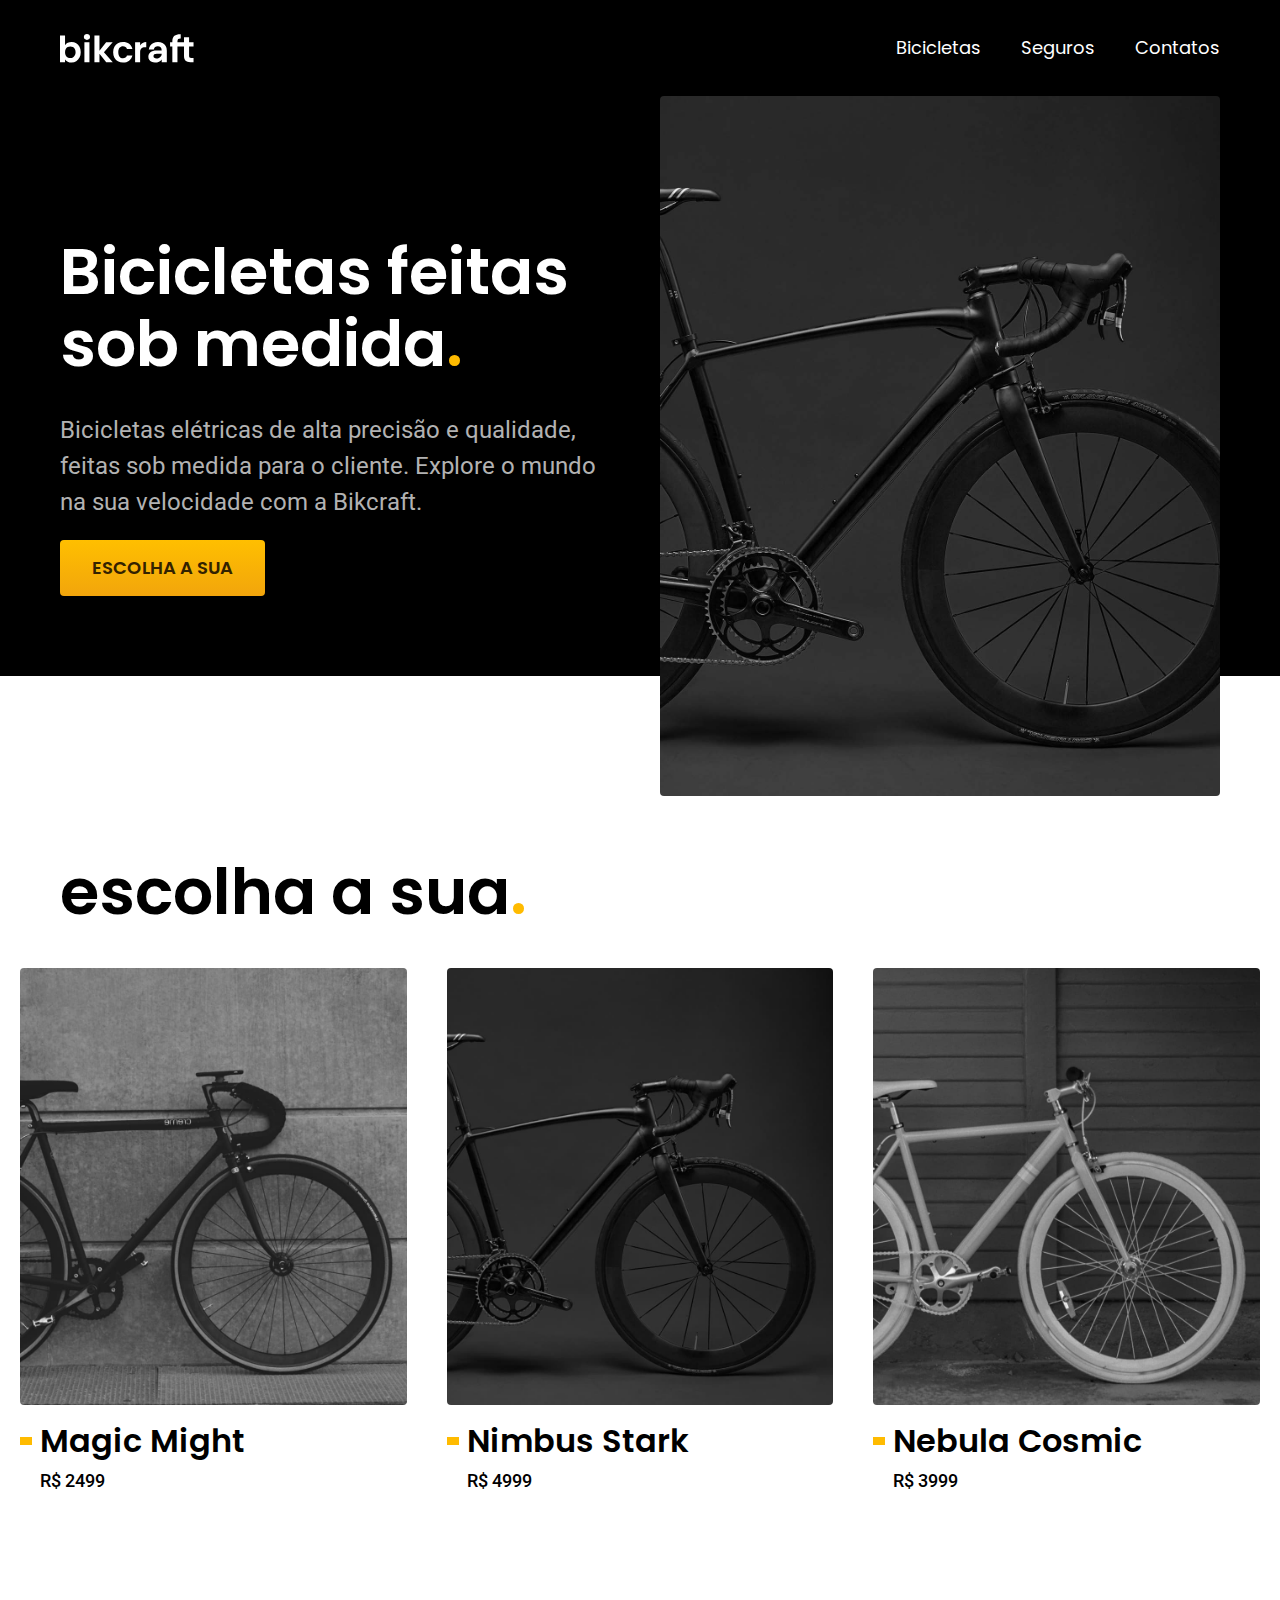
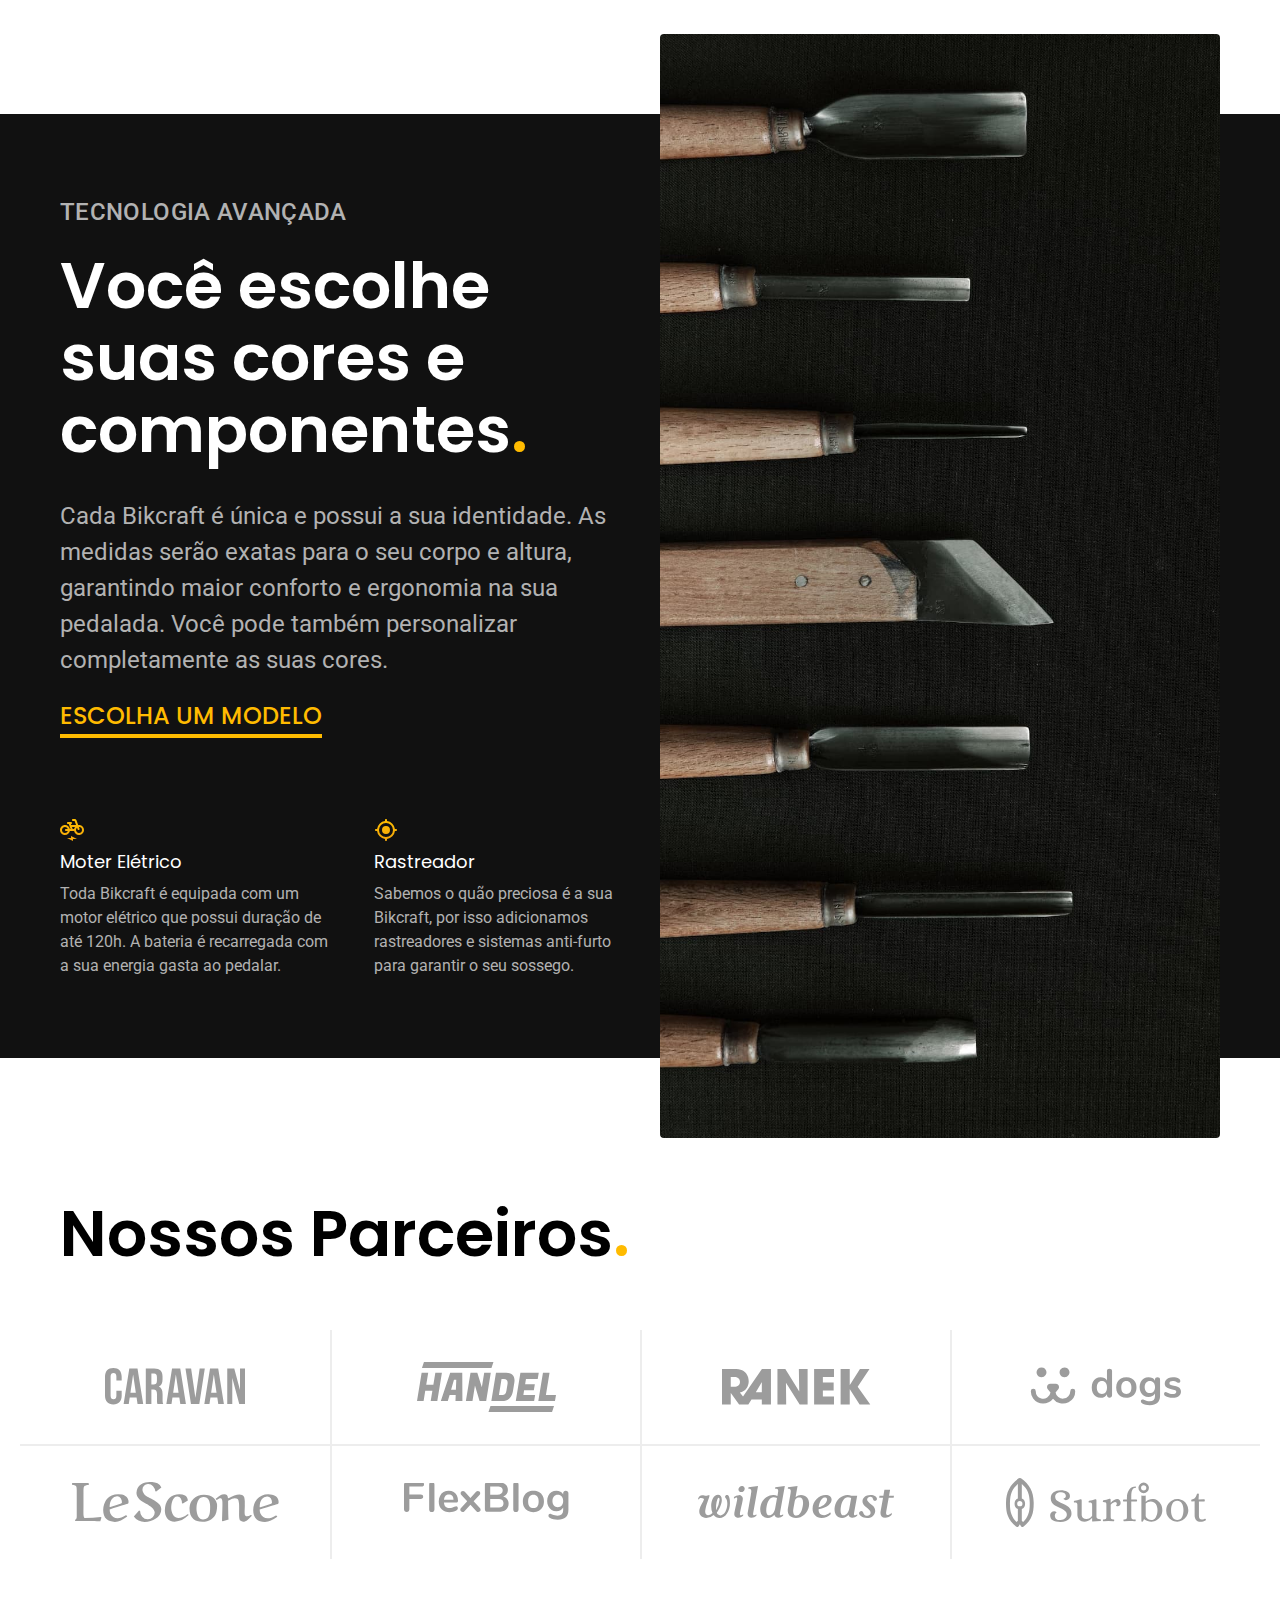
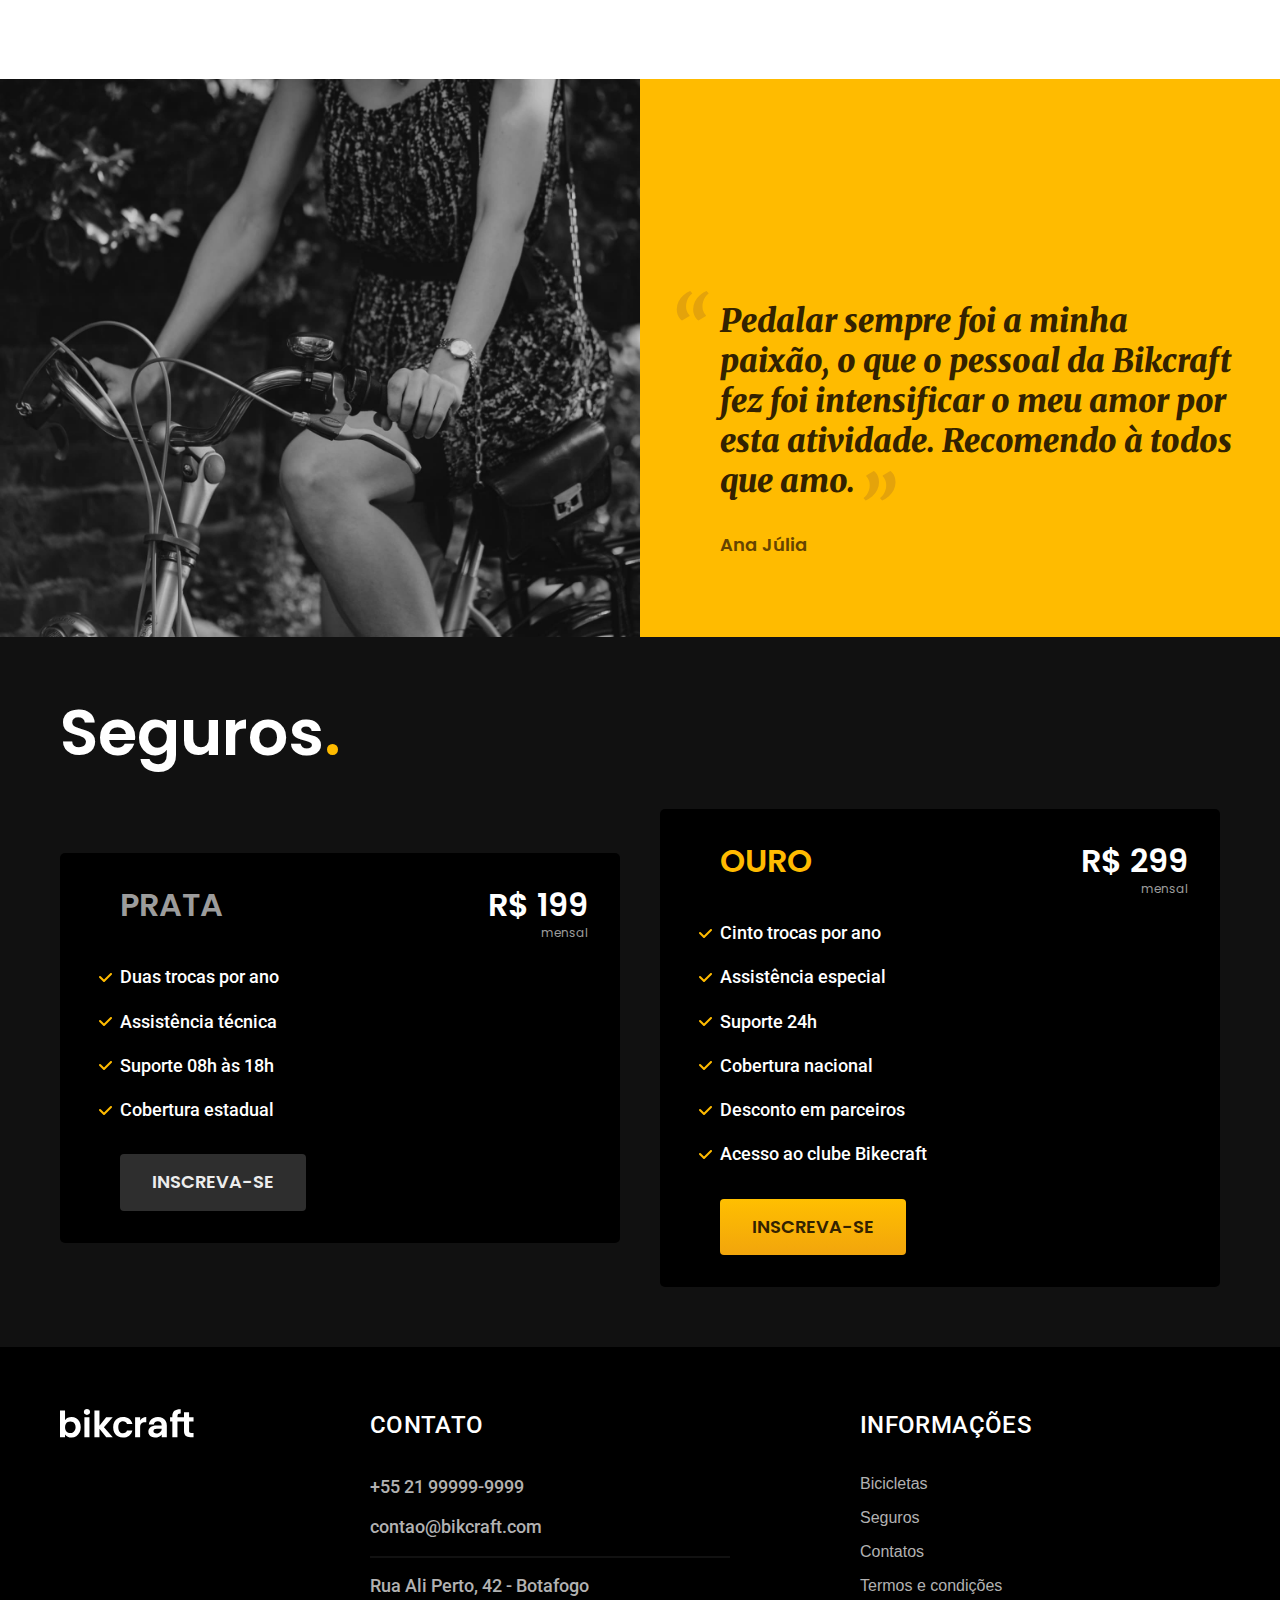
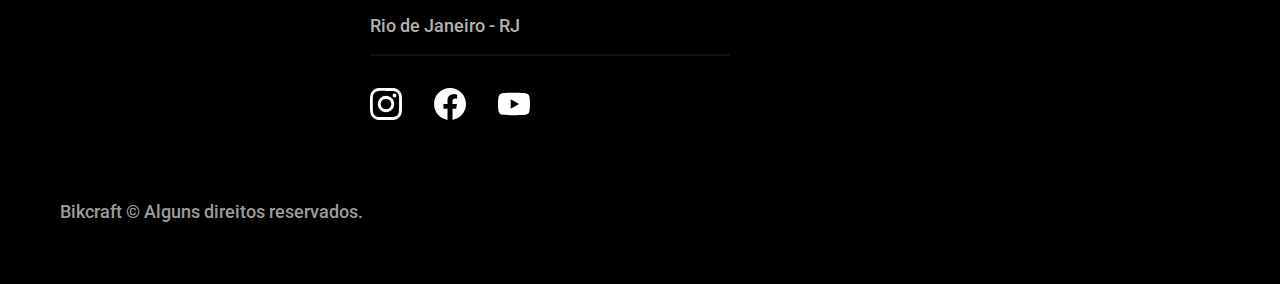
<file: index.html>
<!DOCTYPE html>
<html lang="pt-br">

<head>
  <meta charset="UTF-8">
  <meta name="viewport" content="width=device-width, initial-scale=1.0">

  <title>Bikecraft - Bicicletas Elétricas</title>
  <meta name="description" content="Bicicletas elétricas de alta precisão e qualidade, feitas sob medida para o clienta. Expplore o mundo na sua velocidade com a Bikecraft.">

  <link rel="preconnect" href="https://fonts.googleapis.com">
  <link rel="preconnect" href="https://fonts.gstatic.com" crossorigin>
  <link rel="preconnect" href="https://fonts.googleapis.com">
  <link rel="preconnect" href="https://fonts.gstatic.com" crossorigin>
  <link href="https://fonts.googleapis.com/css2?family=Merriweather:ital,wght@0,300;0,400;0,700;0,900;1,300;1,400;1,700;1,900&family=Poppins:ital,wght@0,100;0,200;0,300;0,400;0,500;0,600;0,700;0,800;0,900;1,100;1,200;1,300;1,400;1,500;1,600;1,700;1,800;1,900&family=Roboto:ital,wght@0,100;0,300;0,400;0,500;0,700;0,900;1,100;1,300;1,400;1,500;1,700;1,900&display=swap" rel="stylesheet">


  <link rel="stylesheet" href="./css/style.css">
</head>

<body>
  <header class="header-bg">
    <div class="header container">
      <a href="./"><img src="./img/bikcraft.svg" alt="Bikecraft">
      </a>

      <nav aria-label="primaria">
        <ul class="header-menu font-1-m cor-0">
          <li><a href="./bicicletas.html">Bicicletas</a></li>
          <li><a href="./seguros.html">Seguros</a></li>
          <li><a href="./contato.html">Contatos</a></li>
        </ul>
      </nav>
    </div>
  </header>

  <main class="introducao-bg">
    <div class="introducao container">
      <div class="introducao-conteudo">
        <h1 class="font-1-xxl cor-0">Bicicletas feitas
          sob medida<span>.</span></h1>
        <p class="font-2-l cor-5">Bicicletas elétricas de alta precisão e qualidade, feitas sob medida para o cliente. Explore o mundo na sua velocidade com a Bikcraft.</p>
        <a class="botao" href="./bicicletas.html">Escolha a sua</a>
      </div>
      <div>
        <img src="./img/fotos/introducao.jpg" alt="Bicicleta elétrica preta">
      </div>
    </div>
  </main>

  <article class="bicicletas-lista">
    <h2 class="container font-1-xxl">escolha a sua<span class="cor-p1">.</span></h2>

    <ul>
      <li>
        <a href="./bicicletas/magic.html">
          <img src="./img/bicicletas/magic-home.jpg" alt="Bicicleta preta">
          <h3 class="font-1-xl">Magic Might</h3>
          <span class="font-2-m">R$ 2499</span>
        </a>
      </li>

      <li>
        <a href="./bicicletas/nimbus.html">
          <img src="./img/bicicletas/nimbus-home.jpg" alt="Bicicleta preta">
          <h3 class="font-1-xl">Nimbus Stark</h3>
          <span class="font-2-m">R$ 4999</span>
        </a>
      </li>

      <li>
        <a href="./bicicletas/nebula.html">
          <img src="./img/bicicletas/nebula-home.jpg" alt="Bicicleta preta">
          <h3 class="font-1-xl">Nebula Cosmic</h3>
          <span class="font-2-m">R$ 3999</span>
        </a>
      </li>
    </ul>
  </article>

  <article class="tecnologia-bg">
    <div class="tecnologia container">
      <div class="tecnologia-conteudo">
        <span class="font-2-l-b cor-5">Tecnologia Avançada</span>
        <h2 class="font-1-xxl cor-0">Você escolhe suas cores e componentes<span class="cor-p1">.</span></h2>
        <p class="font-2-l cor-5">Cada Bikcraft é única e possui a sua identidade. As medidas serão exatas para o seu corpo e altura, garantindo maior conforto e ergonomia na sua pedalada. Você pode também personalizar completamente as suas cores.</p>
        <a class="link" href="./bicicletas.html">Escolha um modelo</a>
        <div class="tecnologia-vantagens">
          <div>
            <img src="./img/icones/eletrica.svg" alt="">
            <h3 class="font-1-m cor-0">Moter Elétrico</h3>
            <p class="font-2-s cor-5"> Toda Bikcraft é equipada com um motor elétrico que possui duração de até 120h. A bateria é recarregada com a sua energia gasta ao pedalar.</p>
          </div>
          <div>
            <img src="./img/icones/rastreador.svg" alt="">
            <h3 class="font-1-m cor-0">Rastreador</h3>
            <p class="font-2-s cor-5">Sabemos o quão preciosa é a sua Bikcraft, por isso adicionamos rastreadores e sistemas anti-furto para garantir o seu sossego.</p>
          </div>
        </div>
      </div>
      <div class="tecnologia-imagem">
        <img src="./img/fotos/tecnologia.jpg" alt="">
      </div>
    </div>
  </article>

  <section class="parceiros" aria-label="Nossos Parceiros">
    <h2 class="container font-1-xxl">Nossos Parceiros<span class="cor-p1">.</span></h2>


    <ul>
      <li><img src="./img/parceiros/caravan.svg" alt="Caravan"></li>
      <li><img src="./img/parceiros/handel.svg" alt="handel"></li>
      <li><img src="./img/parceiros/ranek.svg" alt="ranek"></li>
      <li><img src="./img/parceiros/dogs.svg" alt="dogs"></li>
      <li><img src="./img/parceiros/lescone.svg" alt="lescone"></li>
      <li><img src="./img/parceiros/flexblog.svg" alt="flexblog"></li>
      <li><img src="./img/parceiros/wildbeast.svg" alt="wildbeast"></li>
      <li><img src="./img/parceiros/surfbot.svg" alt="surfbot"></li>
    </ul>
  </section>

  <section class="depoimento" aria-label="Depoimento">
    <div>
      <img src="./img/fotos/depoimento.jpg" alt="Pessoa pedalando uma bicicleta Bikecraft">
    </div>
    <div class="depoimento-conteudo">
      <blockquote class="font-1-xl cor-p5">
        <p>Pedalar sempre foi a minha paixão, o que o pessoal da Bikcraft fez foi intensificar o meu amor por esta atividade. Recomendo à todos que amo.</p>
      </blockquote>
      <span class="font-1-m-b cor-p4">Ana Júlia</span>
    </div>

  </section>

  <article class="seguros-bg">
    <div class="seguros container">
      <h2 class="font-1-xxl cor-0">Seguros<span class="cor-p1">.</span></h2>
      <div class="seguros-item">
        <h3 class="font-1-xl cor-6">PRATA</h3>
        <span class="font-1-xl cor-0">R$ 199 <span class="font-1-xs cor-6">mensal</span></span>
        <ul class="font-2-m cor-0">
          <li>Duas trocas por ano</li>
          <li>Assistência técnica</li>
          <li>Suporte 08h às 18h</li>
          <li>Cobertura estadual</li>
        </ul>
        <a class="botao secundario" href="./orçamento.html">Inscreva-se</a>
      </div>

      <div class="seguros-item">
        <h3 class="font-1-xl cor-p1">OURO</h3>
        <span class="font-1-xl cor-0">R$ 299 <span class="font-1-xs cor-6">mensal</span></span>
        <ul class="font-2-m cor-0">
          <li>Cinto trocas por ano</li>
          <li>Assistência especial</li>
          <li>Suporte 24h</li>
          <li>Cobertura nacional</li>
          <li>Desconto em parceiros</li>
          <li>Acesso ao clube Bikecraft</li>
        </ul>
        <a class="botao" href="./orçamento.html">Inscreva-se</a>
      </div>
    </div>
  </article>

  <footer class="footer-bg">
    <div class="footer container">
      <img src="./img/bikcraft.svg" alt="BikCraft">
      <div class="footer-contato">
        <h3 class="font-2-l-b cor-0">Contato</h3>
        <ul class="font-2-m cor-5">
          <li><a href="tel:+5521999999999">+55 21 99999-9999</a></li>
          <li><a href="mailto:contato@bikcraft.com">contao@bikcraft.com</a></li>
          <li>Rua Ali Perto, 42 - Botafogo</li>
          <li>Rio de Janeiro - RJ</li>
        </ul>
        <div class="footer-redes">
          <a href="./">
            <img src="./img/redes/instagram.svg" alt="">
          </a>
          <a href="./">
            <img src="./img/redes/facebook.svg" alt="">
          </a>
          <a href="./">
            <img src="./img/redes/youtube.svg" alt="">
          </a>
        </div>
      </div>
      <div class="footer.infomacoes">
        <h3 class="font-2-l-b cor-0">Informações</h3>
        <nav>
          <ul class="fot-1-m cor-5">
            <li><a href="./bicicletas.html">Bicicletas</a></li>
            <li><a href="./seguros.html">Seguros</a></li>
            <li><a href="./contato.html">Contatos</a></li>
            <li><a href="./termos.html">Termos e condições</a></li>
          </ul>
        </nav>
      </div>
      <p class="footer-copy font-2-m cor-6">Bikcraft © Alguns direitos reservados.</p>
    </div>
  </footer>
</body>

</html>
</file>
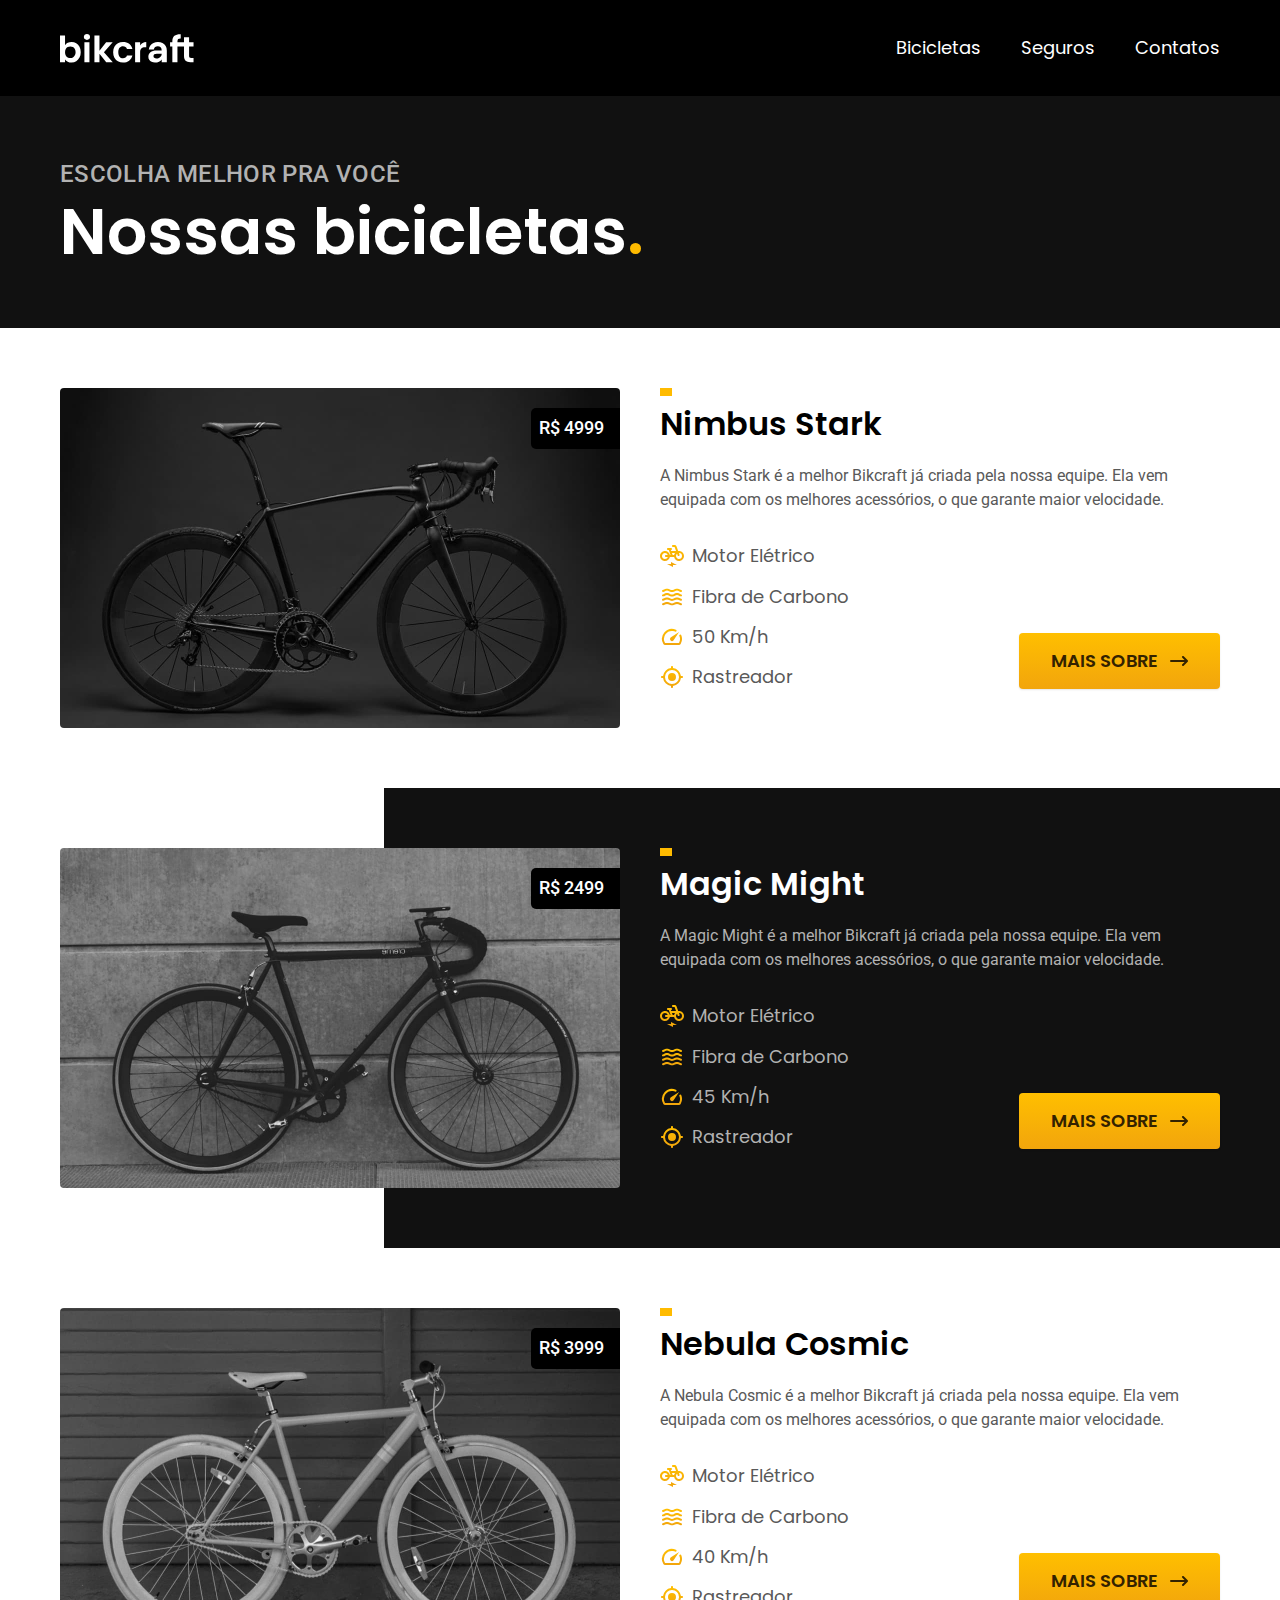
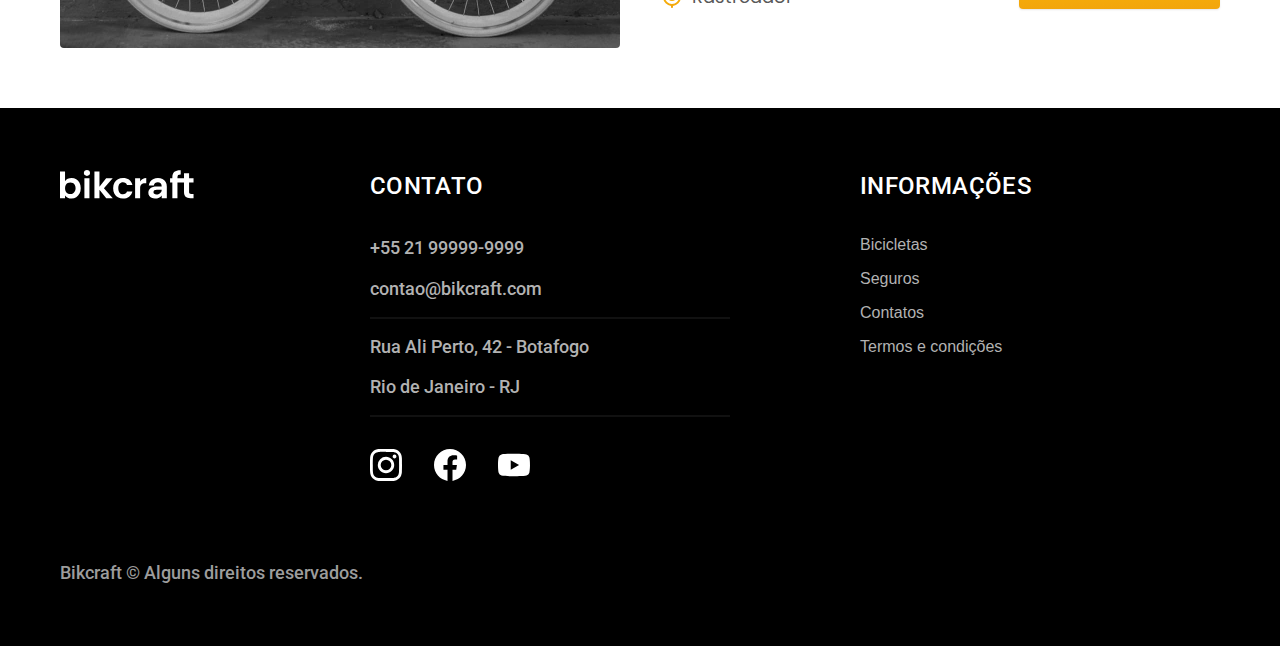
<file: bicicletas.html>
<!DOCTYPE html>
<html lang="pt-br">

<head>
  <meta charset="UTF-8">
  <meta name="viewport" content="width=device-width, initial-scale=1.0">

  <title>Bicicletas | Bikecraft</title>
  <meta name="description" content="Termos e condições">

  <link rel="preconnect" href="https://fonts.googleapis.com">
  <link rel="preconnect" href="https://fonts.gstatic.com" crossorigin>
  <link rel="preconnect" href="https://fonts.googleapis.com">
  <link rel="preconnect" href="https://fonts.gstatic.com" crossorigin>
  <link href="https://fonts.googleapis.com/css2?family=Merriweather:ital,wght@0,300;0,400;0,700;0,900;1,300;1,400;1,700;1,900&family=Poppins:ital,wght@0,100;0,200;0,300;0,400;0,500;0,600;0,700;0,800;0,900;1,100;1,200;1,300;1,400;1,500;1,600;1,700;1,800;1,900&family=Roboto:ital,wght@0,100;0,300;0,400;0,500;0,700;0,900;1,100;1,300;1,400;1,500;1,700;1,900&display=swap" rel="stylesheet">


  <link rel="stylesheet" href="./css/style.css">
</head>

<body>
  <header class="header-bg">
    <div class="header container">
      <a href="./"><img src="./img/bikcraft.svg" alt="Bikecraft">
      </a>

      <nav aria-label="primaria">
        <ul class="header-menu font-1-m cor-0">
          <li><a href="./bicicletas.html">Bicicletas</a></li>
          <li><a href="./seguros.html">Seguros</a></li>
          <li><a href="./contato.html">Contatos</a></li>
        </ul>
      </nav>
    </div>
  </header>

  <main>
    <div class="titulo-bg">
      <div class="titulo container">
        <p class="font-2-l-b cor-5">Escolha melhor pra você</p>
        <h1 class="font-1-xxl cor-0"> Nossas bicicletas<span class="cor-p1">.</span></h1>
      </div>
    </div>


    <div class="bicicletas container">
      <div class="bicicletas-imagem">
        <img src="./img/bicicletas/nimbus.jpg" alt="Bicicleta preta">
        <span class="font-2-m cor-0">R$ 4999</span>
      </div>
      <div class="bicicletas-conteudo">
        <h2 class="font-1-xl">Nimbus Stark</h2>
        <p class="font-2-s cor-8">A Nimbus Stark é a melhor Bikcraft já criada pela nossa equipe. Ela vem equipada com os melhores acessórios, o que garante maior velocidade.</p>
        <ul class="font-1-m cor-8">
          <li><img src="./img/icones/eletrica.svg" alt="">
            Motor Elétrico</li>
          <li><img src="./img/icones/carbono.svg" alt="">
            Fibra de Carbono</li>
          <li><img src="./img/icones/velocidade.svg" alt="">
            50 Km/h</li>
          <li><img src="./img/icones/rastreador.svg" alt="">
            Rastreador</li>
        </ul>
        <a class="botao seta" href="./bicicletas/nimbus.html">Mais Sobre</a>
      </div>
    </div>


    <div class="bicicletas-bg">
      <div class="bicicletas container">
        <div class="bicicletas-imagem">
          <img src="./img/bicicletas/magic.jpg" alt="Bicicleta preta">
          <span class="font-2-m cor-0">R$ 2499</span>
        </div>
        <div class="bicicletas-conteudo">
          <h2 class="font-1-xl cor-0">Magic Might</h2>
          <p class="font-2-s cor-5">A Magic Might é a melhor Bikcraft já criada pela nossa equipe. Ela vem equipada com os melhores acessórios, o que garante maior velocidade.</p>
          <ul class="font-1-m cor-5">
            <li><img src="./img/icones/eletrica.svg" alt="">
              Motor Elétrico</li>
            <li><img src="./img/icones/carbono.svg" alt="">
              Fibra de Carbono</li>
            <li><img src="./img/icones/velocidade.svg" alt="">
              45 Km/h</li>
            <li><img src="./img/icones/rastreador.svg" alt="">
              Rastreador</li>
          </ul>
          <a class="botao seta" href="./bicicletas/magic.html">Mais Sobre</a>
        </div>
      </div>
    </div>


    <div class="bicicletas container">
      <div class="bicicletas-imagem">
        <img src="./img/bicicletas/nebula.jpg" alt="Bicicleta branca">
        <span class="font-2-m cor-0">R$ 3999</span>
      </div>
      <div class="bicicletas-conteudo">
        <h2 class="font-1-xl">Nebula Cosmic</h2>
        <p class="font-2-s cor-8">A Nebula Cosmic é a melhor Bikcraft já criada pela nossa equipe. Ela vem equipada com os melhores acessórios, o que garante maior velocidade.</p>
        <ul class="font-1-m cor-8">
          <li><img src="./img/icones/eletrica.svg" alt="">
            Motor Elétrico</li>
          <li><img src="./img/icones/carbono.svg" alt="">
            Fibra de Carbono</li>
          <li><img src="./img/icones/velocidade.svg" alt="">
            40 Km/h</li>
          <li><img src="./img/icones/rastreador.svg" alt="">
            Rastreador</li>
        </ul>
        <a class="botao seta" href="./bicicletas/nebula.html">Mais Sobre</a>
      </div>
    </div>

  </main>

  <footer class="footer-bg">
    <div class="footer container">
      <img src="./img/bikcraft.svg" alt="BikCraft">
      <div class="footer-contato">
        <h3 class="font-2-l-b cor-0">Contato</h3>
        <ul class="font-2-m cor-5">
          <li><a href="tel:+5521999999999">+55 21 99999-9999</a></li>
          <li><a href="mailto:contato@bikcraft.com">contao@bikcraft.com</a></li>
          <li>Rua Ali Perto, 42 - Botafogo</li>
          <li>Rio de Janeiro - RJ</li>
        </ul>
        <div class="footer-redes">
          <a href="./">
            <img src="./img/redes/instagram.svg" alt="">
          </a>
          <a href="./">
            <img src="./img/redes/facebook.svg" alt="">
          </a>
          <a href="./">
            <img src="./img/redes/youtube.svg" alt="">
          </a>
        </div>
      </div>
      <div class="footer.infomacoes">
        <h3 class="font-2-l-b cor-0">Informações</h3>
        <nav>
          <ul class="fot-1-m cor-5">
            <li><a href="./bicicletas.html">Bicicletas</a></li>
            <li><a href="./seguros.html">Seguros</a></li>
            <li><a href="./contato.html">Contatos</a></li>
            <li><a href="./termos.html">Termos e condições</a></li>
          </ul>
        </nav>
      </div>
      <p class="footer-copy font-2-m cor-6">Bikcraft © Alguns direitos reservados.</p>
    </div>
  </footer>
</body>

</html>
</file>
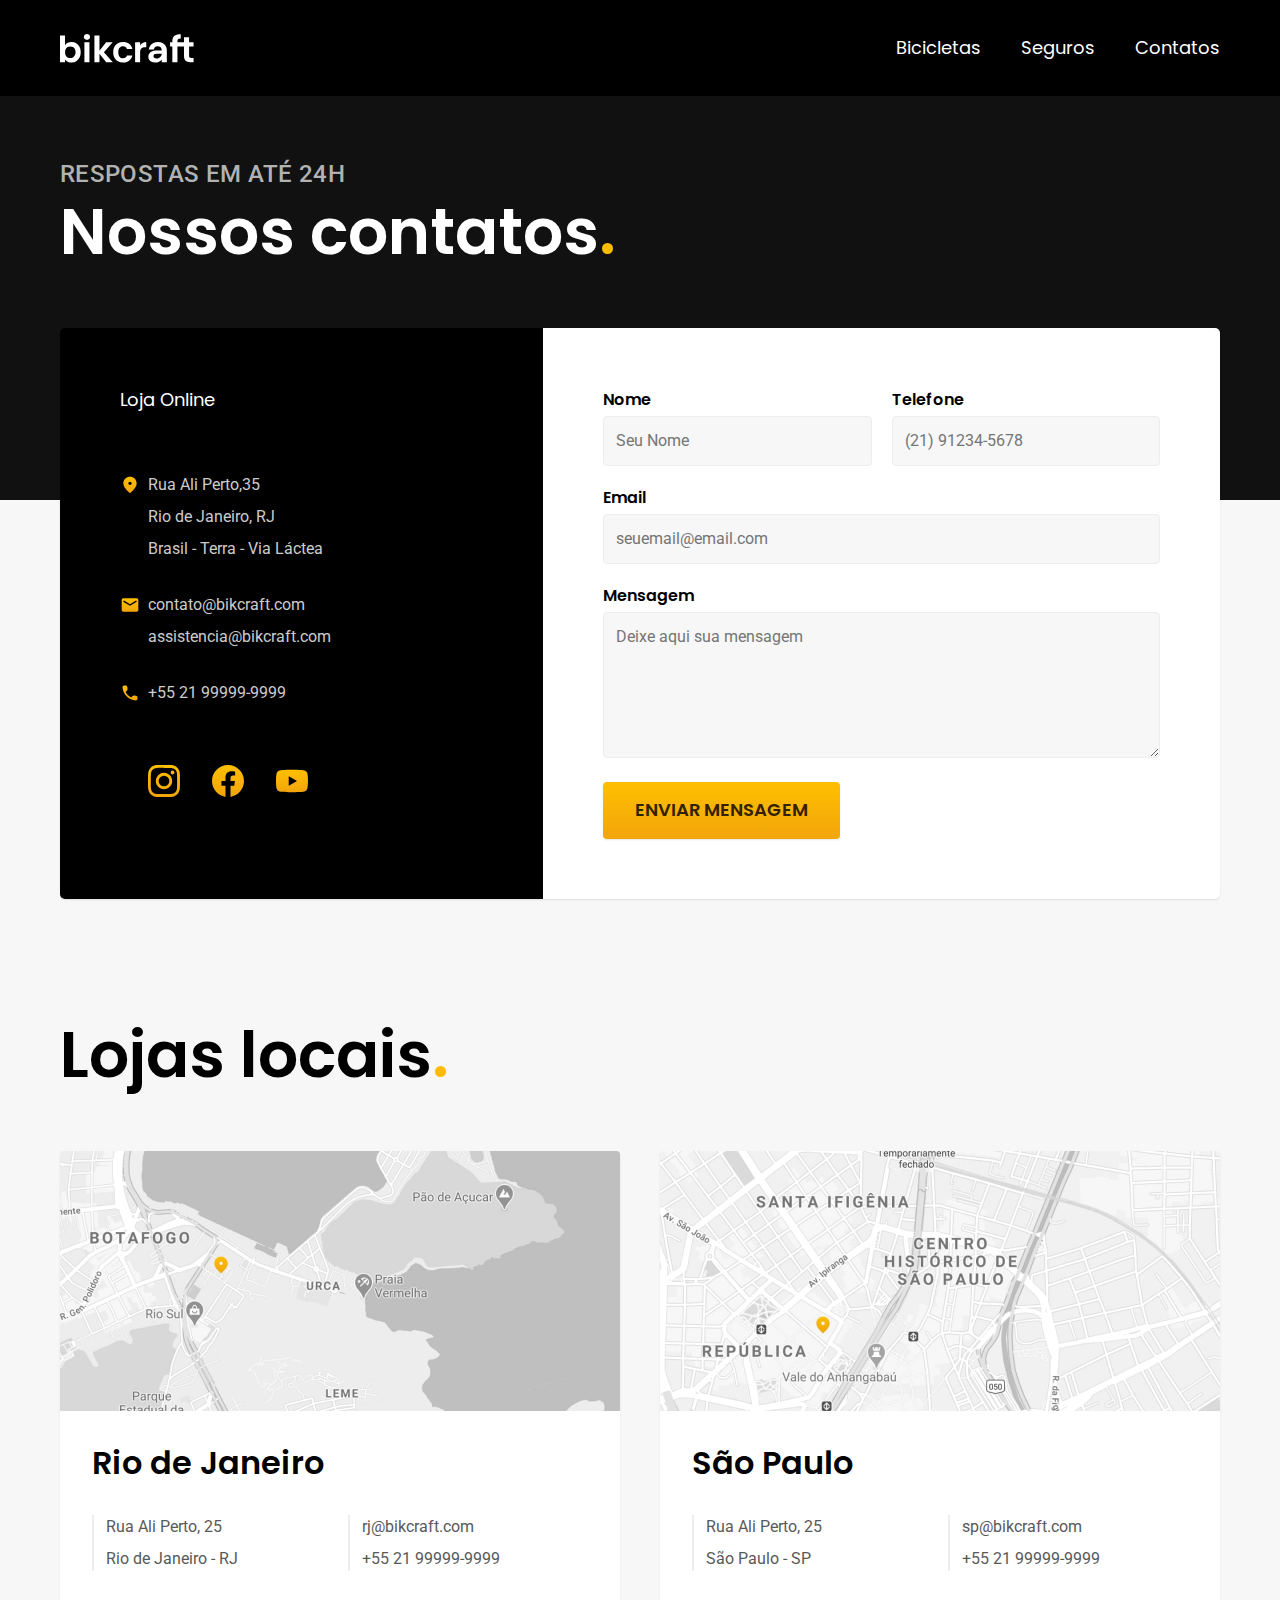
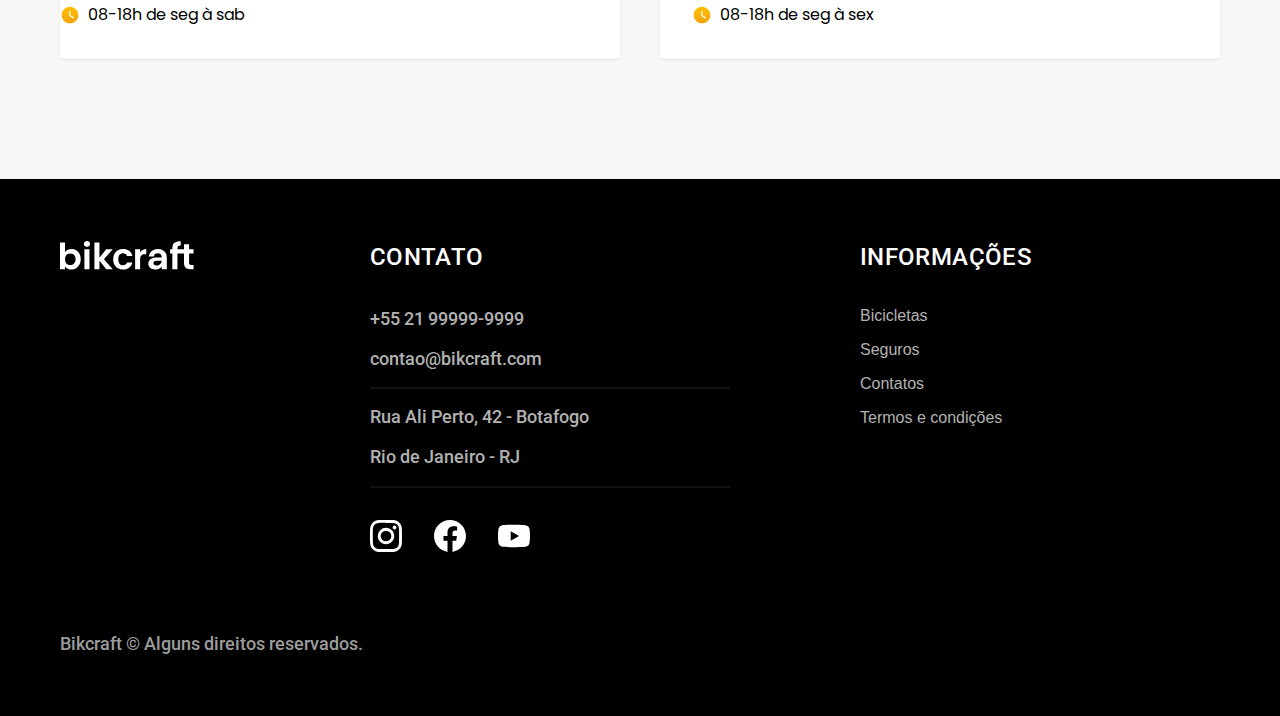
<file: contato.html>
<!DOCTYPE html>
<html lang="pt-br">

<head>
  <meta charset="UTF-8">
  <meta name="viewport" content="width=device-width, initial-scale=1.0">

  <title>Contato | Bikecraft</title>
  <meta name="description" content="Termos e condições">

  <link rel="preconnect" href="https://fonts.googleapis.com">
  <link rel="preconnect" href="https://fonts.gstatic.com" crossorigin>
  <link rel="preconnect" href="https://fonts.googleapis.com">
  <link rel="preconnect" href="https://fonts.gstatic.com" crossorigin>
  <link href="https://fonts.googleapis.com/css2?family=Merriweather:ital,wght@0,300;0,400;0,700;0,900;1,300;1,400;1,700;1,900&family=Poppins:ital,wght@0,100;0,200;0,300;0,400;0,500;0,600;0,700;0,800;0,900;1,100;1,200;1,300;1,400;1,500;1,600;1,700;1,800;1,900&family=Roboto:ital,wght@0,100;0,300;0,400;0,500;0,700;0,900;1,100;1,300;1,400;1,500;1,700;1,900&display=swap" rel="stylesheet">


  <link rel="stylesheet" href="./css/style.css">
</head>

<body id="contato">
  <header class="header-bg">
    <div class="header container">
      <a href="./"><img src="./img/bikcraft.svg" alt="Bikecraft">
      </a>

      <nav aria-label="primaria">
        <ul class="header-menu font-1-m cor-0">
          <li><a href="./bicicletas.html">Bicicletas</a></li>
          <li><a href="./seguros.html">Seguros</a></li>
          <li><a href="./contato.html">Contatos</a></li>
        </ul>
      </nav>
    </div>
  </header>

  <main>
    <div class="titulo-bg">
      <div class="titulo container">
        <p class="font-2-l-b cor-5">Respostas em até 24H</p>
        <h1 class="font-1-xxl cor-0"> Nossos contatos<span class="cor-p1">.</span></h1>
      </div>
    </div>

    <div class="contato container">
      <section class="contato-dados" aria.label="Endereço">
        <h2 class="font-1-m cor-0">Loja Online</h2>
        <div class="contato-endereco font-2-s cor-4">
          <p>Rua Ali Perto,35</p>
          <p>Rio de Janeiro, RJ</p>
          <p>Brasil - Terra - Via Láctea</p>
        </div>
        <address class="contato-meios font-2-s cor-4">
          <a href="mailto:contato@bikcraft.com">contato@bikcraft.com</a>
          <a href="mailto:assistencia@bikcraft.com">assistencia@bikcraft.com</a>
          <a href="tel:+5521999999999">+55 21 99999-9999</a>
        </address>
        <div class="contato-redes">
          <a href="./">
            <img src="./img/redes/instagram-p.svg" alt="">
          </a>
          <a href="./">
            <img src="./img/redes/facebook-p.svg" alt="">
          </a>
          <a href="./">
            <img src="./img/redes/youtube-p.svg" alt="">
          </a>
        </div>
      </section>

      <section class="contato-formulario" aria-label="Formulario">
        <form class="form" action="./contato-html">
          <div>
            <label for="nome">Nome</label>
            <input type="text" id="nome" name="nome" placeholder="Seu Nome">
          </div>
          <div>
            <label for="telefone">Telefone</label>
            <input type="text" id="telefone" name="telefone" placeholder="(21) 91234-5678">
          </div>
          <div class="col-2">
            <label for="email">Email</label>
            <input type="email" id="email" name="email" placeholder="seuemail@email.com">
          </div>
          <div class="col-2">
            <label for="mensagem">Mensagem</label>
            <textarea rows="5" id="mensagem" name="mensagem" placeholder="Deixe aqui sua mensagem"></textarea>
          </div>
          <button class="botao col-2"> Enviar Mensagem</button>
        </form>
      </section>
    </div>

  </main>

  <article class="lojas container">
    <h2 class="font-1-xxl">Lojas locais<span class="cor-p1">.</span></h2>
    <div class="lojas-item">
      <img src="./img/lojas/rj.jpg" alt="mapa marcando o endereço em Rua Ali Perto, 25 - Rio de Janeiro - RJ">
      <div class="lojas-conteudo">
        <h3 class="font-1-xl">Rio de Janeiro</h3>
        <div class="lojas-dados font-2-s cor-8">
          <p>Rua Ali Perto, 25</p>
          <p>Rio de Janeiro - RJ</p>
        </div>
        <div class="lojas-dados font-2-s cor-8">
          <a href="mailto:rj@bikcraft.com">rj@bikcraft.com</a>
          <a href="tel:+5521999999999">+55 21 99999-9999</a>
        </div>
      </div>
      <p class="lojas-tempo font-1-s"><img src="./img/icones/horario.svg" alt="">08-18h de seg à sab</p>
    </div>

    <div class="lojas-item">
      <img src="./img/lojas/sp.jpg" alt="mapa marcando o endereço em Rua Ali Perto, 25 - São Paulo - SP">
      <div class="lojas-conteudo">
        <h3 class="font-1-xl">São Paulo</h3>
        <div class="lojas-dados font-2-s cor-8">
          <p>Rua Ali Perto, 25</p>
          <p>São Paulo - SP</p>
        </div>
        <div class="lojas-dados font-2-s cor-8">
          <a href="mailto:sp@bikcraft.com">sp@bikcraft.com</a>
          <a href="tel:+5511999999999">+55 21 99999-9999</a>
        </div>
        <p class="lojas-tempo font-1-s"><img src="./img/icones/horario.svg" alt="">08-18h de seg à sex</p>
      </div>
    </div>
  </article>

  <footer class="footer-bg">
    <div class="footer container">
      <img src="./img/bikcraft.svg" alt="BikCraft">
      <div class="footer-contato">
        <h3 class="font-2-l-b cor-0">Contato</h3>
        <ul class="font-2-m cor-5">
          <li><a href="tel:+5521999999999">+55 21 99999-9999</a></li>
          <li><a href="mailto:contato@bikcraft.com">contao@bikcraft.com</a></li>
          <li>Rua Ali Perto, 42 - Botafogo</li>
          <li>Rio de Janeiro - RJ</li>
        </ul>
        <div class="footer-redes">
          <a href="./">
            <img src="./img/redes/instagram.svg" alt="">
          </a>
          <a href="./">
            <img src="./img/redes/facebook.svg" alt="">
          </a>
          <a href="./">
            <img src="./img/redes/youtube.svg" alt="">
          </a>
        </div>
      </div>
      <div class="footer.infomacoes">
        <h3 class="font-2-l-b cor-0">Informações</h3>
        <nav>
          <ul class="fot-1-m cor-5">
            <li><a href="./bicicletas.html">Bicicletas</a></li>
            <li><a href="./seguros.html">Seguros</a></li>
            <li><a href="./contato.html">Contatos</a></li>
            <li><a href="./termos.html">Termos e condições</a></li>
          </ul>
        </nav>
      </div>
      <p class="footer-copy font-2-m cor-6">Bikcraft © Alguns direitos reservados.</p>
    </div>
  </footer>
</body>

</html>
</file>
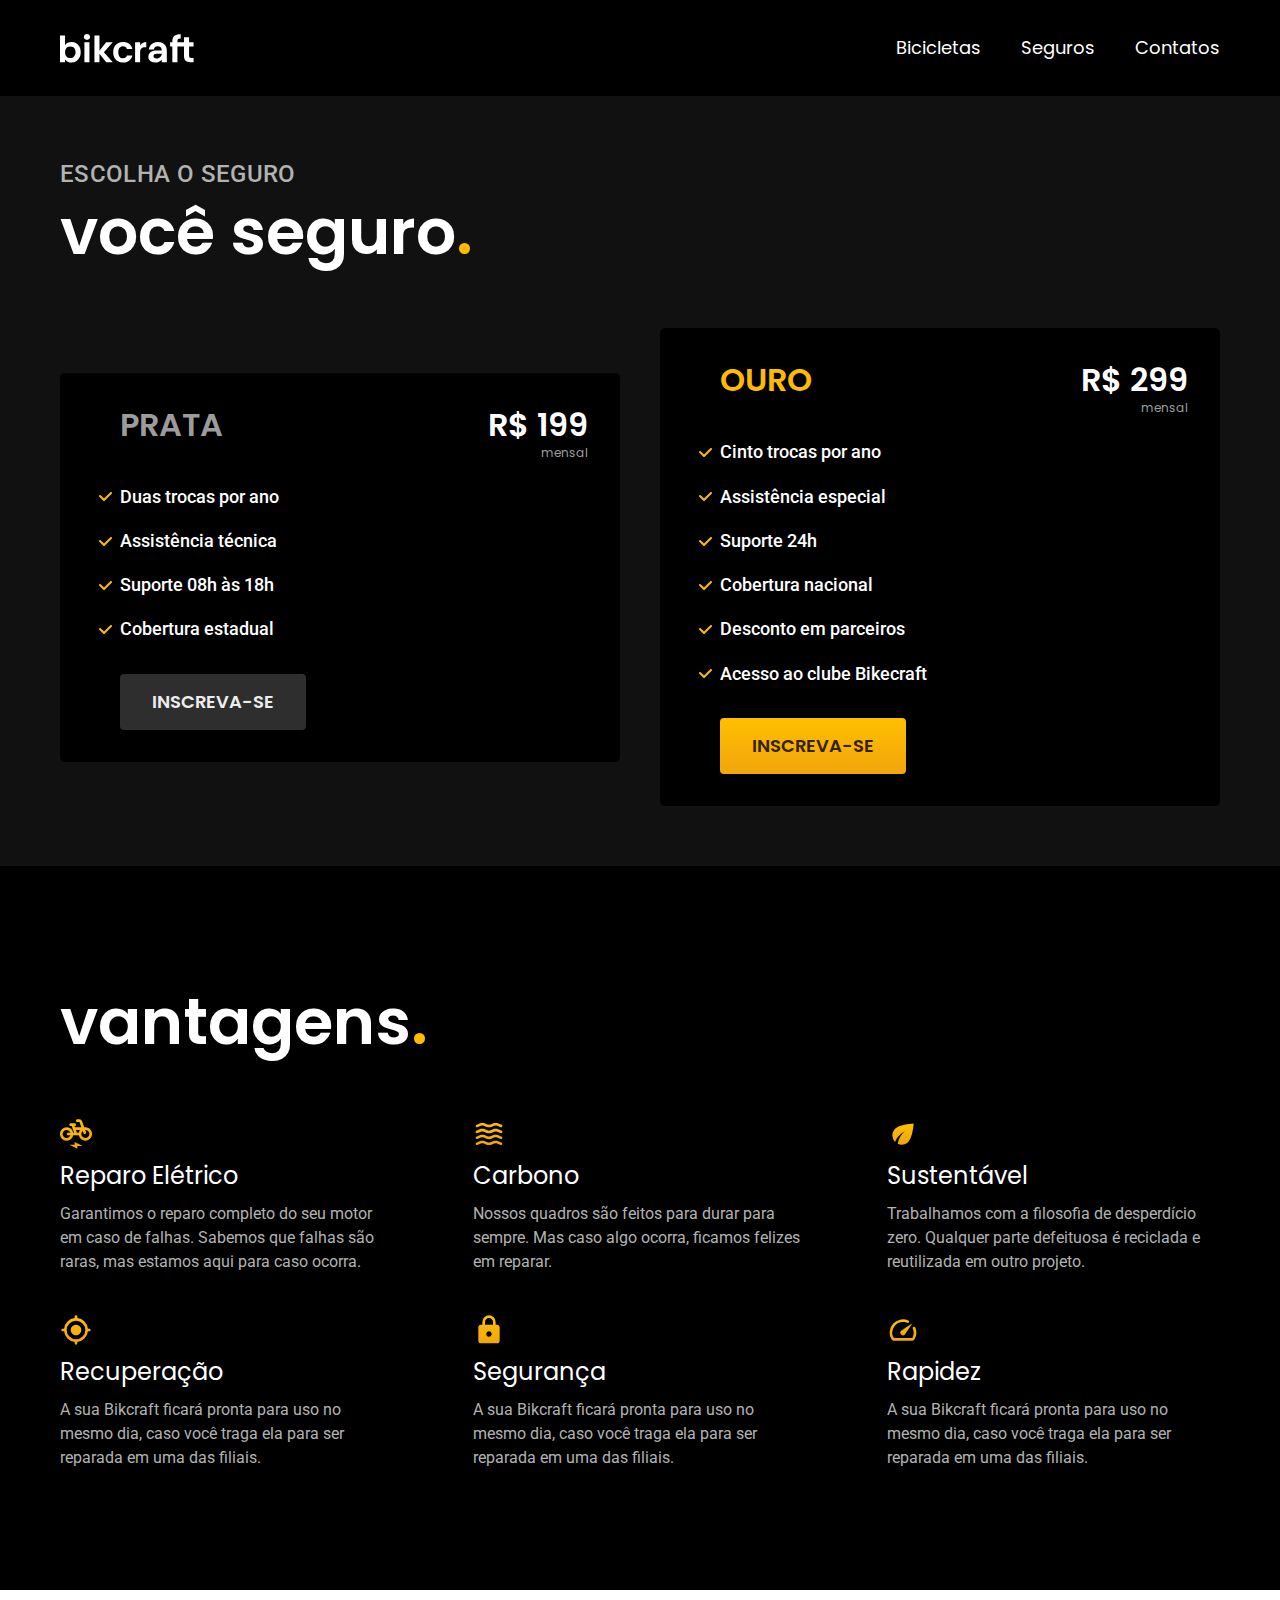
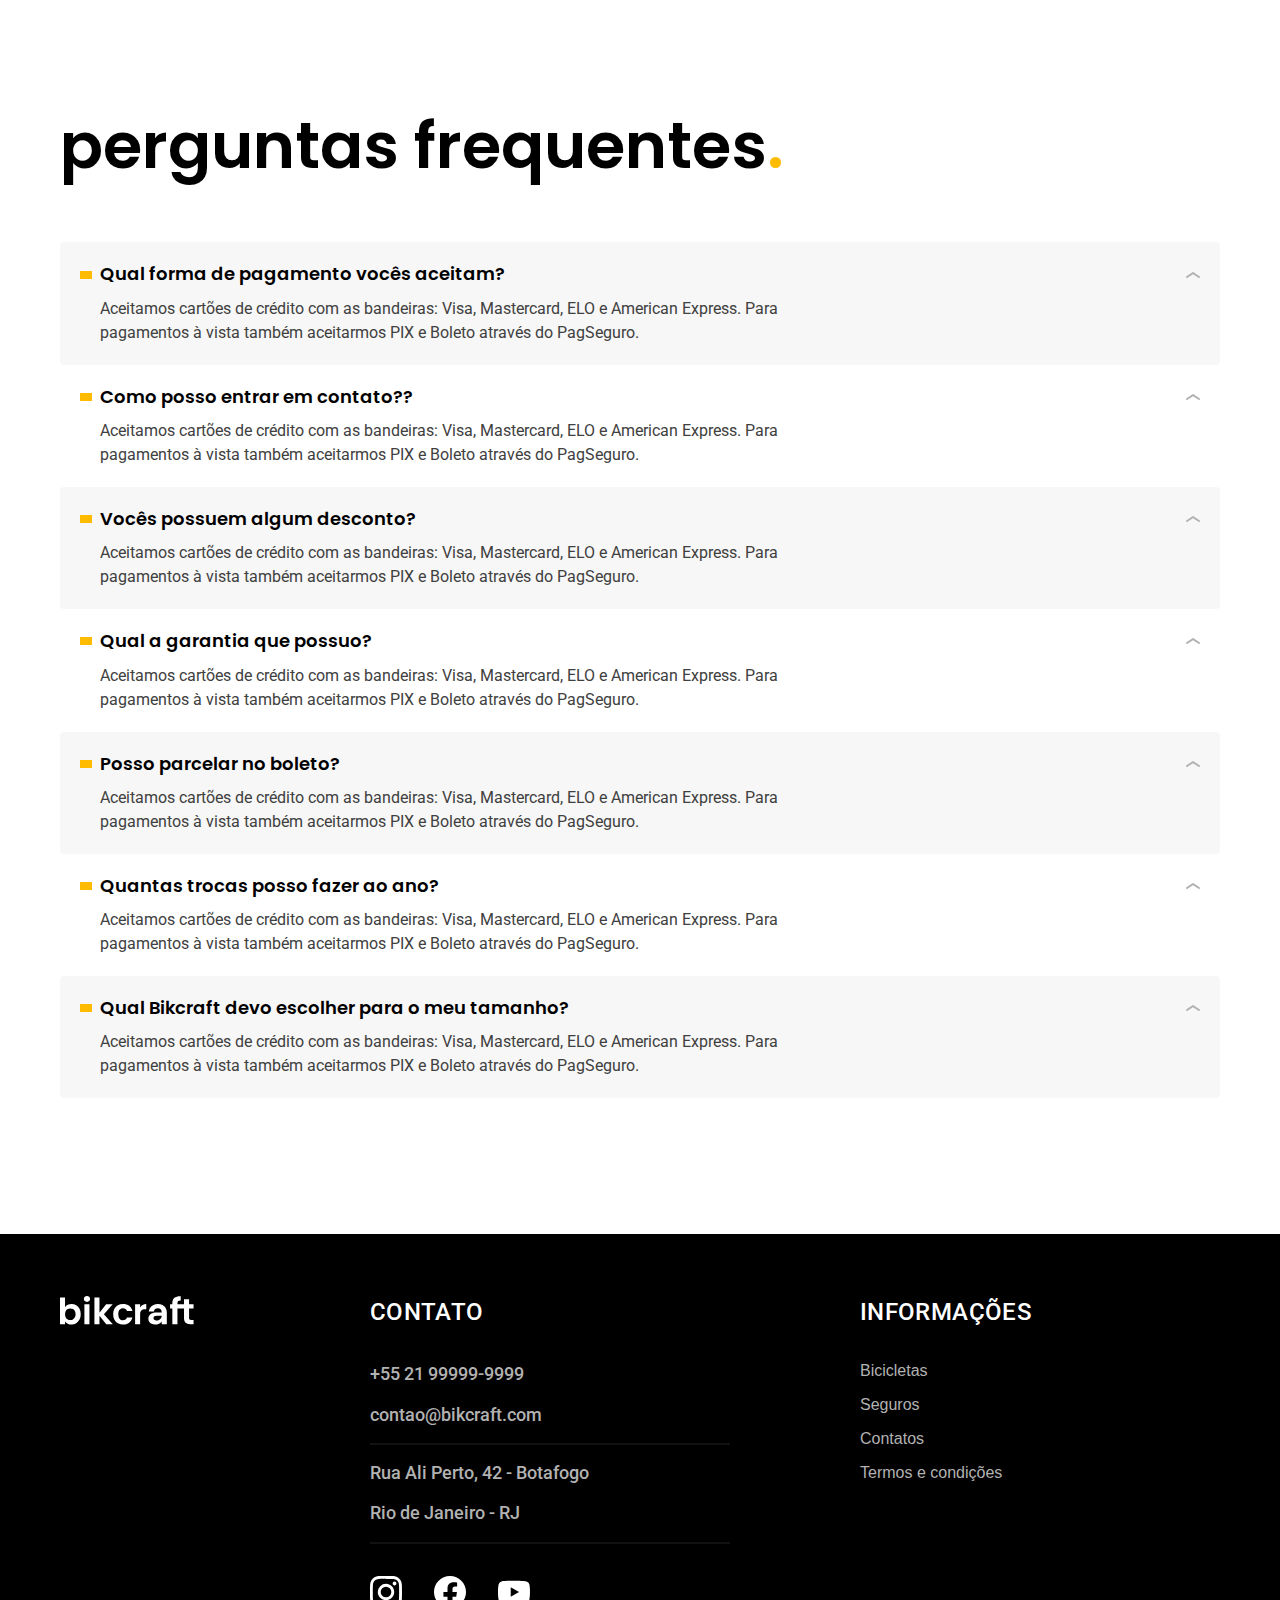
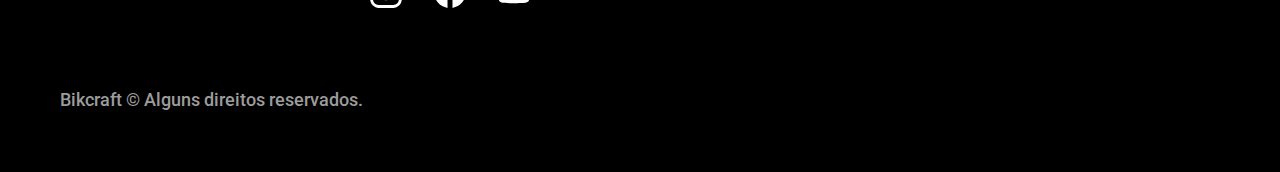
<file: seguros.html>
<!DOCTYPE html>
<html lang="pt-br">

<head>
  <meta charset="UTF-8">
  <meta name="viewport" content="width=device-width, initial-scale=1.0">

  <title>Serguros | Bikecraft</title>
  <meta name="description" content="Termos e condições">

  <link rel="preconnect" href="https://fonts.googleapis.com">
  <link rel="preconnect" href="https://fonts.gstatic.com" crossorigin>
  <link rel="preconnect" href="https://fonts.googleapis.com">
  <link rel="preconnect" href="https://fonts.gstatic.com" crossorigin>
  <link href="https://fonts.googleapis.com/css2?family=Merriweather:ital,wght@0,300;0,400;0,700;0,900;1,300;1,400;1,700;1,900&family=Poppins:ital,wght@0,100;0,200;0,300;0,400;0,500;0,600;0,700;0,800;0,900;1,100;1,200;1,300;1,400;1,500;1,600;1,700;1,800;1,900&family=Roboto:ital,wght@0,100;0,300;0,400;0,500;0,700;0,900;1,100;1,300;1,400;1,500;1,700;1,900&display=swap" rel="stylesheet">


  <link rel="stylesheet" href="./css/style.css">
</head>

<body id="seguros">
  <header class="header-bg">
    <div class="header container">
      <a href="./"><img src="./img/bikcraft.svg" alt="Bikecraft">
      </a>

      <nav aria-label="primaria">
        <ul class="header-menu font-1-m cor-0">
          <li><a href="./bicicletas.html">Bicicletas</a></li>
          <li><a href="./seguros.html">Seguros</a></li>
          <li><a href="./contato.html">Contatos</a></li>
        </ul>
      </nav>
    </div>
  </header>

  <main class="seguros-bg">
    <div class="titulo-bg">
      <div class="titulo container">
        <p class="font-2-l-b cor-5">Escolha o seguro</p>
        <h1 class="font-1-xxl cor-0"> você seguro<span class="cor-p1">.</span></h1>
      </div>
    </div>

    <div class="seguros container">
      <div class="seguros-item">
        <h3 class="font-1-xl cor-6">PRATA</h3>
        <span class="font-1-xl cor-0">R$ 199 <span class="font-1-xs cor-6">mensal</span></span>
        <ul class="font-2-m cor-0">
          <li>Duas trocas por ano</li>
          <li>Assistência técnica</li>
          <li>Suporte 08h às 18h</li>
          <li>Cobertura estadual</li>
        </ul>
        <a class="botao secundario" href="./orçamento.html">Inscreva-se</a>
      </div>

      <div class="seguros-item">
        <h3 class="font-1-xl cor-p1">OURO</h3>
        <span class="font-1-xl cor-0">R$ 299 <span class="font-1-xs cor-6">mensal</span></span>
        <ul class="font-2-m cor-0">
          <li>Cinto trocas por ano</li>
          <li>Assistência especial</li>
          <li>Suporte 24h</li>
          <li>Cobertura nacional</li>
          <li>Desconto em parceiros</li>
          <li>Acesso ao clube Bikecraft</li>
        </ul>
        <a class="botao" href="./orçamento.html">Inscreva-se</a>
      </div>
    </div>
  </main>

  <article class="vantagens-bg">
    <div class="vantagens container">
      <h2 class="font-1-xxl cor-0">vantagens<span class="cor-p1">.</span></h2>
      <ul>
        <li>
          <img src="./img/icones/eletrica.svg" alt="">
          <h3 class="font-1-l cor-0">Reparo Elétrico</h3>
          <p class="font-2-s cor-5">Garantimos o reparo completo do seu motor em caso de falhas. Sabemos que falhas são raras, mas estamos aqui para caso ocorra.</p>
        </li>
        <li>
          <img src="./img/icones/carbono.svg" alt="">
          <h3 class="font-1-l cor-0">Carbono</h3>
          <p class="font-2-s cor-5">Nossos quadros são feitos para durar para sempre. Mas caso algo ocorra, ficamos felizes em reparar.</p>
        </li>
        <li>
          <img src="./img/icones/sustentavel.svg" alt="">
          <h3 class="font-1-l cor-0">Sustentável</h3>
          <p class="font-2-s cor-5">Trabalhamos com a filosofia de desperdício zero. Qualquer parte defeituosa é reciclada e reutilizada em outro projeto.</p>
        </li>
        <li>
          <img src="./img/icones/rastreador.svg" alt="">
          <h3 class="font-1-l cor-0">Recuperação</h3>
          <p class="font-2-s cor-5">A sua Bikcraft ficará pronta para uso no mesmo dia, caso você traga ela para ser reparada em uma das filiais.</p>
        </li>
        <li>
          <img src="./img/icones/seguro.svg" alt="">
          <h3 class="font-1-l cor-0">Segurança</h3>
          <p class="font-2-s cor-5">A sua Bikcraft ficará pronta para uso no mesmo dia, caso você traga ela para ser reparada em uma das filiais.</p>
        </li>
        <li>
          <img src="./img/icones/velocidade.svg" alt="">
          <h3 class="font-1-l cor-0">Rapidez</h3>
          <p class="font-2-s cor-5">A sua Bikcraft ficará pronta para uso no mesmo dia, caso você traga ela para ser reparada em uma das filiais.</p>
        </li>
      </ul>
    </div>
  </article>

  <article class="perguntas container">
    <h2 class="font-1-xxl ">perguntas frequentes<span class="cor-p1">.</span></h2>

    <dl>
      <div>
        <dt class="font-1-m-b ">Qual forma de pagamento vocês aceitam?</dt>
        <dd class="font-2-s cor-9">Aceitamos cartões de crédito com as bandeiras: Visa, Mastercard, ELO e American Express. Para pagamentos à vista também aceitarmos PIX e Boleto através do PagSeguro.</dd>
      </div>
      <div>
        <dt class="font-1-m-b ">Como posso entrar em contato??</dt>
        <dd class="font-2-s cor-9">Aceitamos cartões de crédito com as bandeiras: Visa, Mastercard, ELO e American Express. Para pagamentos à vista também aceitarmos PIX e Boleto através do PagSeguro.</dd>
      </div>
      <div>
        <dt class="font-1-m-b ">Vocês possuem algum desconto?</dt>
        <dd class="font-2-s cor-9">Aceitamos cartões de crédito com as bandeiras: Visa, Mastercard, ELO e American Express. Para pagamentos à vista também aceitarmos PIX e Boleto através do PagSeguro.</dd>
      </div>
      <div>
        <dt class="font-1-m-b ">Qual a garantia que possuo?</dt>
        <dd class="font-2-s cor-9">Aceitamos cartões de crédito com as bandeiras: Visa, Mastercard, ELO e American Express. Para pagamentos à vista também aceitarmos PIX e Boleto através do PagSeguro.</dd>
      </div>
      <div>
        <dt class="font-1-m-b ">Posso parcelar no boleto?</dt>
        <dd class="font-2-s cor-9">Aceitamos cartões de crédito com as bandeiras: Visa, Mastercard, ELO e American Express. Para pagamentos à vista também aceitarmos PIX e Boleto através do PagSeguro.</dd>
      </div>
      <div>
        <dt class="font-1-m-b ">Quantas trocas posso fazer ao ano?</dt>
        <dd class="font-2-s cor-9">Aceitamos cartões de crédito com as bandeiras: Visa, Mastercard, ELO e American Express. Para pagamentos à vista também aceitarmos PIX e Boleto através do PagSeguro.</dd>
      </div>
      <div>
        <dt class="font-1-m-b ">Qual Bikcraft devo escolher para o meu tamanho?</dt>
        <dd class="font-2-s cor-9">Aceitamos cartões de crédito com as bandeiras: Visa, Mastercard, ELO e American Express. Para pagamentos à vista também aceitarmos PIX e Boleto através do PagSeguro.</dd>
      </div>
    </dl>
  </article>

  <footer class="footer-bg">
    <div class="footer container">
      <img src="./img/bikcraft.svg" alt="BikCraft">
      <div class="footer-contato">
        <h3 class="font-2-l-b cor-0">Contato</h3>
        <ul class="font-2-m cor-5">
          <li><a href="tel:+5521999999999">+55 21 99999-9999</a></li>
          <li><a href="mailto:contato@bikcraft.com">contao@bikcraft.com</a></li>
          <li>Rua Ali Perto, 42 - Botafogo</li>
          <li>Rio de Janeiro - RJ</li>
        </ul>
        <div class="footer-redes">
          <a href="./">
            <img src="./img/redes/instagram.svg" alt="">
          </a>
          <a href="./">
            <img src="./img/redes/facebook.svg" alt="">
          </a>
          <a href="./">
            <img src="./img/redes/youtube.svg" alt="">
          </a>
        </div>
      </div>
      <div class="footer.infomacoes">
        <h3 class="font-2-l-b cor-0">Informações</h3>
        <nav>
          <ul class="fot-1-m cor-5">
            <li><a href="./bicicletas.html">Bicicletas</a></li>
            <li><a href="./seguros.html">Seguros</a></li>
            <li><a href="./contato.html">Contatos</a></li>
            <li><a href="./termos.html">Termos e condições</a></li>
          </ul>
        </nav>
      </div>
      <p class="footer-copy font-2-m cor-6">Bikcraft © Alguns direitos reservados.</p>
    </div>
  </footer>
</body>

</html>
</file>
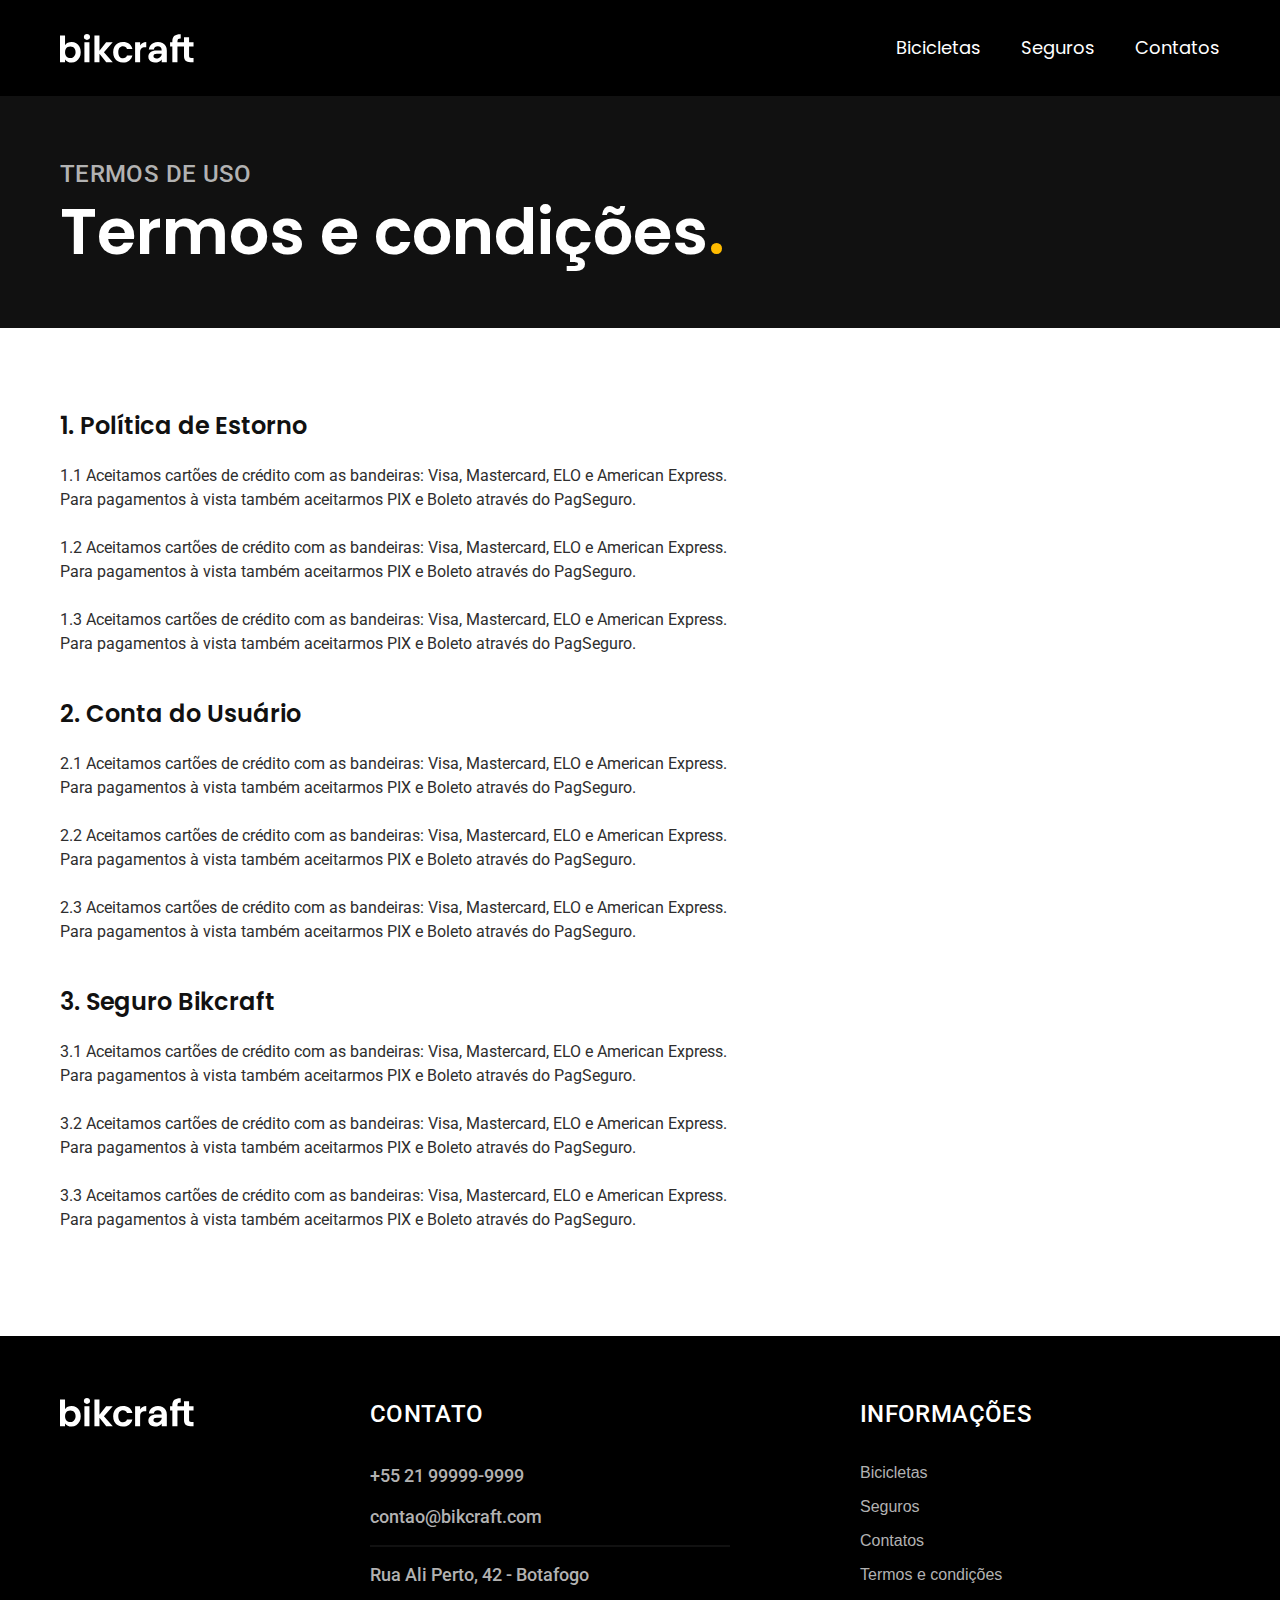
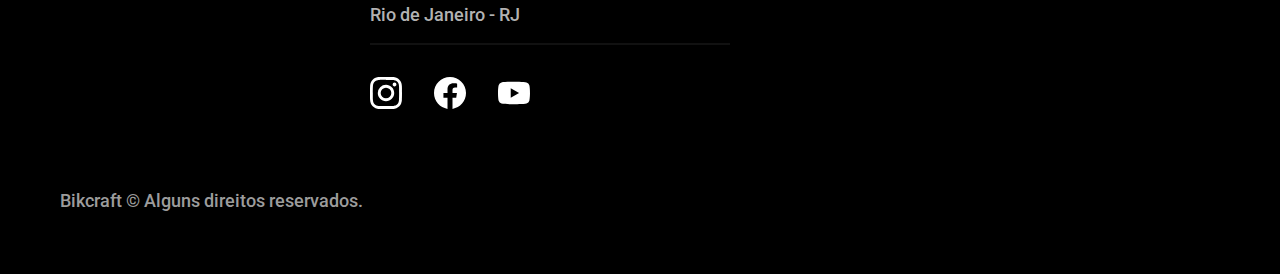
<file: termos.html>
<!DOCTYPE html>
<html lang="pt-br">

<head>
  <meta charset="UTF-8">
  <meta name="viewport" content="width=device-width, initial-scale=1.0">

  <title>Termos e Condições | Bikecraft</title>
  <meta name="description" content="Termos e condições">

  <link rel="preconnect" href="https://fonts.googleapis.com">
  <link rel="preconnect" href="https://fonts.gstatic.com" crossorigin>
  <link rel="preconnect" href="https://fonts.googleapis.com">
  <link rel="preconnect" href="https://fonts.gstatic.com" crossorigin>
  <link href="https://fonts.googleapis.com/css2?family=Merriweather:ital,wght@0,300;0,400;0,700;0,900;1,300;1,400;1,700;1,900&family=Poppins:ital,wght@0,100;0,200;0,300;0,400;0,500;0,600;0,700;0,800;0,900;1,100;1,200;1,300;1,400;1,500;1,600;1,700;1,800;1,900&family=Roboto:ital,wght@0,100;0,300;0,400;0,500;0,700;0,900;1,100;1,300;1,400;1,500;1,700;1,900&display=swap" rel="stylesheet">


  <link rel="stylesheet" href="./css/style.css">
</head>

<body>
  <header class="header-bg">
    <div class="header container">
      <a href="./"><img src="./img/bikcraft.svg" alt="Bikecraft">
      </a>

      <nav aria-label="primaria">
        <ul class="header-menu font-1-m cor-0">
          <li><a href="./bicicletas.html">Bicicletas</a></li>
          <li><a href="./seguros.html">Seguros</a></li>
          <li><a href="./contato.html">Contatos</a></li>
        </ul>
      </nav>
    </div>
  </header>

  <main>
    <div class="titulo-bg">
      <div class="titulo container">
        <p class="font-2-l-b cor-5">Termos de uso</p>
        <h1 class="font-1-xxl cor-0"> Termos e condições<span class="cor-p1">.</span></h1>
      </div>
    </div>

    <div class="termos font-2-s cor-10 container">
      <h2 class="font-1-l cor-11">1. Política de Estorno</h2>

      <p>1.1 Aceitamos cartões de crédito com as bandeiras: Visa, Mastercard, ELO e American Express. Para pagamentos à vista também aceitarmos PIX e Boleto através do PagSeguro.</p>

      <p>1.2 Aceitamos cartões de crédito com as bandeiras: Visa, Mastercard, ELO e American Express. Para pagamentos à vista também aceitarmos PIX e Boleto através do PagSeguro.</p>

      <p>1.3 Aceitamos cartões de crédito com as bandeiras: Visa, Mastercard, ELO e American Express. Para pagamentos à vista também aceitarmos PIX e Boleto através do PagSeguro.</p>

      <h2 class="font-1-l cor-11">2. Conta do Usuário</h2>

      <p>2.1 Aceitamos cartões de crédito com as bandeiras: Visa, Mastercard, ELO e American Express. Para pagamentos à vista também aceitarmos PIX e Boleto através do PagSeguro.</p>

      <p>2.2 Aceitamos cartões de crédito com as bandeiras: Visa, Mastercard, ELO e American Express. Para pagamentos à vista também aceitarmos PIX e Boleto através do PagSeguro.</p>

      <p>2.3 Aceitamos cartões de crédito com as bandeiras: Visa, Mastercard, ELO e American Express. Para pagamentos à vista também aceitarmos PIX e Boleto através do PagSeguro.</p>

      <h2 class="font-1-l cor-11">3. Seguro Bikcraft</h2>

      <p>3.1 Aceitamos cartões de crédito com as bandeiras: Visa, Mastercard, ELO e American Express. Para pagamentos à vista também aceitarmos PIX e Boleto através do PagSeguro.</p>

      <p>3.2 Aceitamos cartões de crédito com as bandeiras: Visa, Mastercard, ELO e American Express. Para pagamentos à vista também aceitarmos PIX e Boleto através do PagSeguro.</p>

      <p>3.3 Aceitamos cartões de crédito com as bandeiras: Visa, Mastercard, ELO e American Express. Para pagamentos à vista também aceitarmos PIX e Boleto através do PagSeguro.</p>
    </div>
  </main>

  <footer class="footer-bg">
    <div class="footer container">
      <img src="./img/bikcraft.svg" alt="BikCraft">
      <div class="footer-contato">
        <h3 class="font-2-l-b cor-0">Contato</h3>
        <ul class="font-2-m cor-5">
          <li><a href="tel:+5521999999999">+55 21 99999-9999</a></li>
          <li><a href="mailto:contato@bikcraft.com">contao@bikcraft.com</a></li>
          <li>Rua Ali Perto, 42 - Botafogo</li>
          <li>Rio de Janeiro - RJ</li>
        </ul>
        <div class="footer-redes">
          <a href="./">
            <img src="./img/redes/instagram.svg" alt="">
          </a>
          <a href="./">
            <img src="./img/redes/facebook.svg" alt="">
          </a>
          <a href="./">
            <img src="./img/redes/youtube.svg" alt="">
          </a>
        </div>
      </div>
      <div class="footer.infomacoes">
        <h3 class="font-2-l-b cor-0">Informações</h3>
        <nav>
          <ul class="fot-1-m cor-5">
            <li><a href="./bicicletas.html">Bicicletas</a></li>
            <li><a href="./seguros.html">Seguros</a></li>
            <li><a href="./contato.html">Contatos</a></li>
            <li><a href="./termos.html">Termos e condições</a></li>
          </ul>
        </nav>
      </div>
      <p class="footer-copy font-2-m cor-6">Bikcraft © Alguns direitos reservados.</p>
    </div>
  </footer>
</body>

</html>
</file>
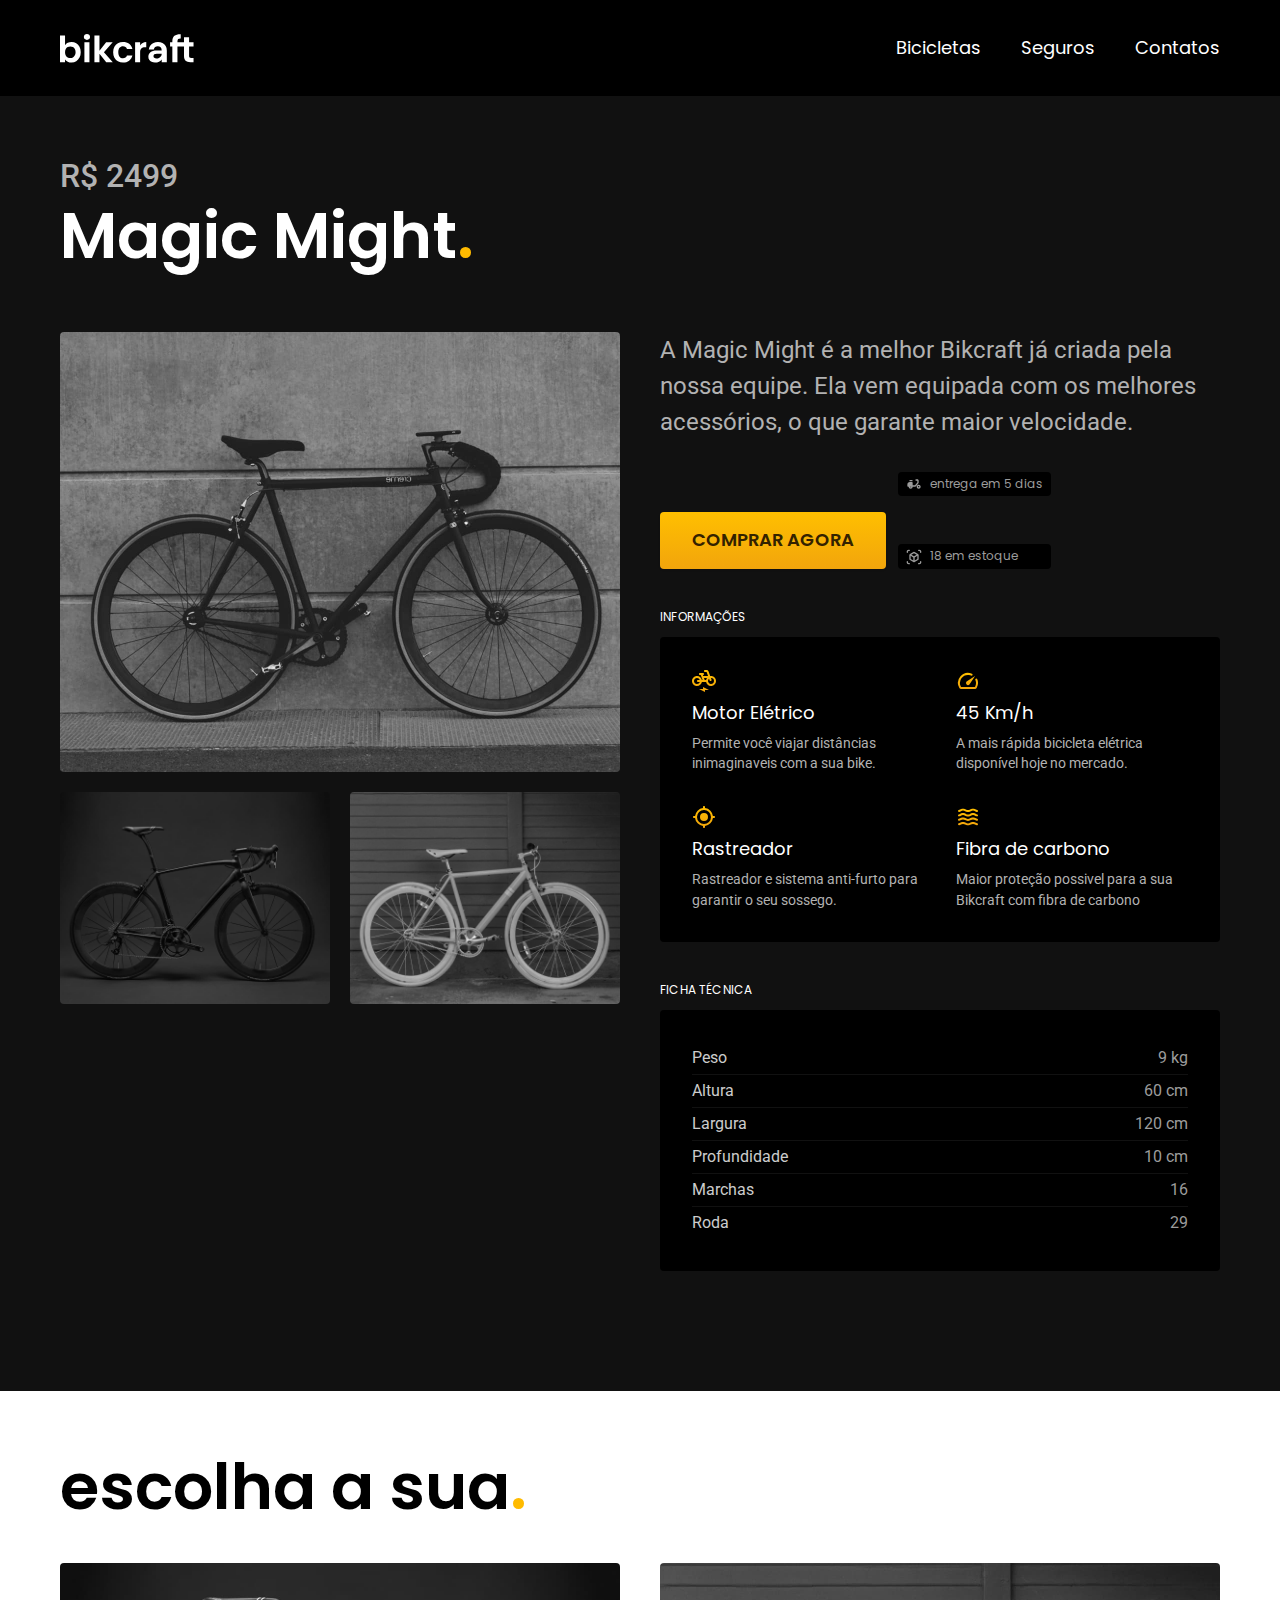
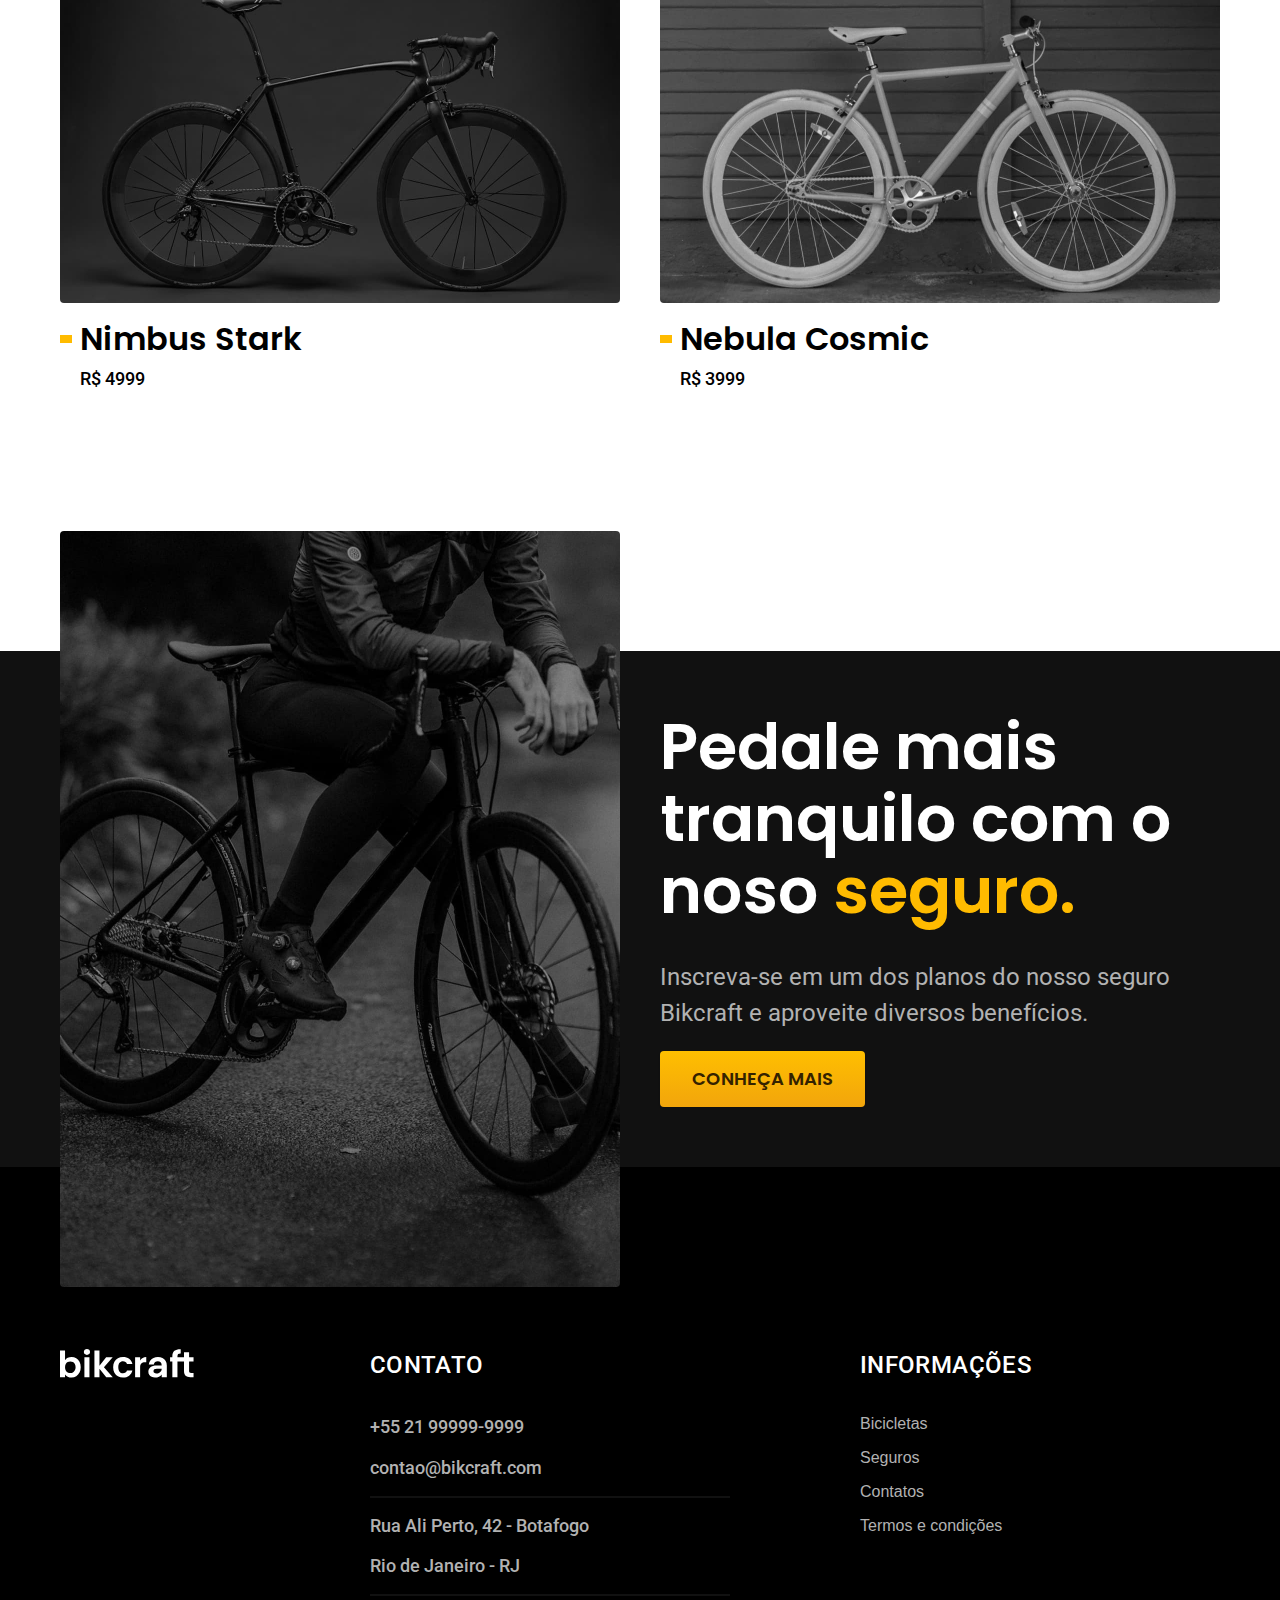
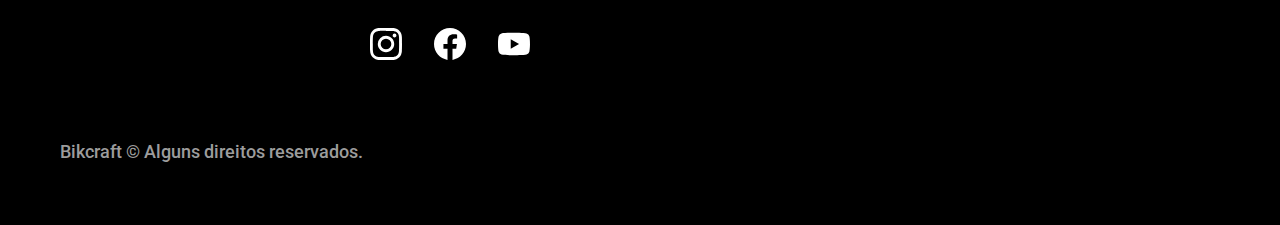
<file: bicicletas/magic.html>
<!DOCTYPE html>
<html lang="pt-br">

<head>
  <meta charset="UTF-8">
  <meta name="viewport" content="width=device-width, initial-scale=1.0">

  <title>Magic | Bikecraft</title>
  <meta name="description" content="Termos e condições">

  <link rel="preconnect" href="https://fonts.googleapis.com">
  <link rel="preconnect" href="https://fonts.gstatic.com" crossorigin>
  <link rel="preconnect" href="https://fonts.googleapis.com">
  <link rel="preconnect" href="https://fonts.gstatic.com" crossorigin>
  <link href="https://fonts.googleapis.com/css2?family=Merriweather:ital,wght@0,300;0,400;0,700;0,900;1,300;1,400;1,700;1,900&family=Poppins:ital,wght@0,100;0,200;0,300;0,400;0,500;0,600;0,700;0,800;0,900;1,100;1,200;1,300;1,400;1,500;1,600;1,700;1,800;1,900&family=Roboto:ital,wght@0,100;0,300;0,400;0,500;0,700;0,900;1,100;1,300;1,400;1,500;1,700;1,900&display=swap" rel="stylesheet">


  <link rel="stylesheet" href="../css/style.css">
</head>

<body id="bicicleta">
  <header class="header-bg">
    <div class="header container">
      <a href="../"><img src="../img/bikcraft.svg" alt="Bikecraft">
      </a>

      <nav aria-label="primaria">
        <ul class="header-menu font-1-m cor-0">
          <li><a href="../bicicletas.html">Bicicletas</a></li>
          <li><a href="../seguros.html">Seguros</a></li>
          <li><a href="../contato.html">Contatos</a></li>
        </ul>
      </nav>
    </div>
  </header>

  <main class="titulo-bg">
    <div>
      <div class="titulo container">
        <p class="font-2-xl cor-5">R$ 2499</p>
        <h1 class="font-1-xxl cor-0"> Magic Might<span class="cor-p1">.</span></h1>
      </div>
    </div>

    <div class="bicicleta container">
      <div class="bicicleta-imagens">
        <img src="../img/bicicleta/nimbus2.jpg" alt="">
        <img src="../img/bicicleta/nimbus1.jpg" alt="">
        <img src="../img/bicicleta/nimbus3.jpg" alt="">
      </div>
      <div class="bicicleta-conteudo">
        <p class="font-2-l cor-5">A Magic Might é a melhor Bikcraft já criada pela nossa equipe. Ela vem equipada com os melhores acessórios, o que garante maior velocidade.</p>
        <div class="bicicleta-comprar">
          <a class="botao" href="../orcamento.html">Comprar Agora</a>
          <span class="font-1-xs cor-6"> <img src="../img/icones/entrega.svg" alt=""> entrega em 5 dias </span>
          <span class="font-1-xs cor-6"> <img src="../img/icones/estoque.svg" alt=""> 18 em estoque </span>
        </div>


        <h2 class="font-1-xs cor-0">Informações</h2>
        <ul class="bicicleta-informacoes">
          <li>
            <img src="../img/icones/eletrica.svg" alt="">
            <h3 class="font-1-m cor-0">Motor Elétrico</h3>
            <p class="font-2-xs cor-5">Permite você viajar distâncias inimaginaveis com a sua bike.</p>
          </li>
          <li>
            <img src="../img/icones/velocidade.svg" alt="">
            <h3 class="font-1-m cor-0">45 Km/h</h3>
            <p class="font-2-xs cor-5">A mais rápida bicicleta elétrica disponível hoje no mercado.</p>
          </li>
          <li>
            <img src="../img/icones/rastreador.svg" alt="">
            <h3 class="font-1-m cor-0">Rastreador</h3>
            <p class="font-2-xs cor-5">Rastreador e sistema anti-furto para garantir o seu sossego.</p>
          </li>
          <li>
            <img src="../img/icones/carbono.svg" alt="">
            <h3 class="font-1-m cor-0">Fibra de carbono</h3>
            <p class="font-2-xs cor-5">Maior proteção possivel para a sua Bikcraft com fibra de carbono</p>
          </li>
        </ul>

        <h2 class="font-1-xs cor-0">Ficha Técnica</h2>
        <ul class="bicicleta-ficha font-2-s cor-4">
          <li>Peso <span>9 kg</span></li>
          <li>Altura <span>60 cm</span></li>
          <li>Largura <span>120 cm</span></li>
          <li>Profundidade <span>10 cm</span></li>
          <li>Marchas <span>16</span></li>
          <li>Roda <span>29</span></li>
        </ul>
      </div>

    </div>

  </main>

  <article class="bicicletas-lista container">
    <h2 class=" font-1-xxl">escolha a sua<span class="cor-p1">.</span></h2>

    <ul>
      <li>
        <a href="./nimbus.html">
          <img src="../img/bicicletas/nimbus.jpg" alt="Bicicleta preta">
          <h3 class="font-1-xl">Nimbus Stark</h3>
          <span class="font-2-m">R$ 4999</span>
        </a>
      </li>

      <li>
        <a href="./nebula.html">
          <img src="../img/bicicletas/nebula.jpg" alt="Bicicleta preta">
          <h3 class="font-1-xl">Nebula Cosmic</h3>
          <span class="font-2-m">R$ 3999</span>
        </a>
      </li>
    </ul>
  </article>

  <article class="seguro-bg">
    <div class="seguro container">
      <div class="seguro-imagem">
        <img src="../img/fotos/seguros.jpg" alt="">
      </div>

      <div class="seguro-conteudo">
        <h2 class="font-1-xxl cor-0">Pedale mais tranquilo com o noso <span class="cor-p1">seguro.</span></h2>
        <p class="font-2-l cor-5">Inscreva-se em um dos planos do nosso seguro Bikcraft e aproveite diversos benefícios.</p>
        <a class="botao" href="../seguros.html">Conheça Mais</a>
      </div>
    </div>
  </article>

  <footer class="footer-bg">
    <div class="footer container">
      <img src="../img/bikcraft.svg" alt="BikCraft">
      <div class="footer-contato">
        <h3 class="font-2-l-b cor-0">Contato</h3>
        <ul class="font-2-m cor-5">
          <li><a href="tel:+5521999999999">+55 21 99999-9999</a></li>
          <li><a href="mailto:contato@bikcraft.com">contao@bikcraft.com</a></li>
          <li>Rua Ali Perto, 42 - Botafogo</li>
          <li>Rio de Janeiro - RJ</li>
        </ul>
        <div class="footer-redes">
          <a href="../">
            <img src="../img/redes/instagram.svg" alt="">
          </a>
          <a href="../">
            <img src="../img/redes/facebook.svg" alt="">
          </a>
          <a href="../">
            <img src="../img/redes/youtube.svg" alt="">
          </a>
        </div>
      </div>
      <div class="footer.infomacoes">
        <h3 class="font-2-l-b cor-0">Informações</h3>
        <nav>
          <ul class="fot-1-m cor-5">
            <li><a href="../bicicletas.html">Bicicletas</a></li>
            <li><a href="../seguros.html">Seguros</a></li>
            <li><a href="../contato.html">Contatos</a></li>
            <li><a href="../termos.html">Termos e condições</a></li>
          </ul>
        </nav>
      </div>
      <p class="footer-copy font-2-m cor-6">Bikcraft © Alguns direitos reservados.</p>
    </div>
  </footer>
</body>

</html>
</file>
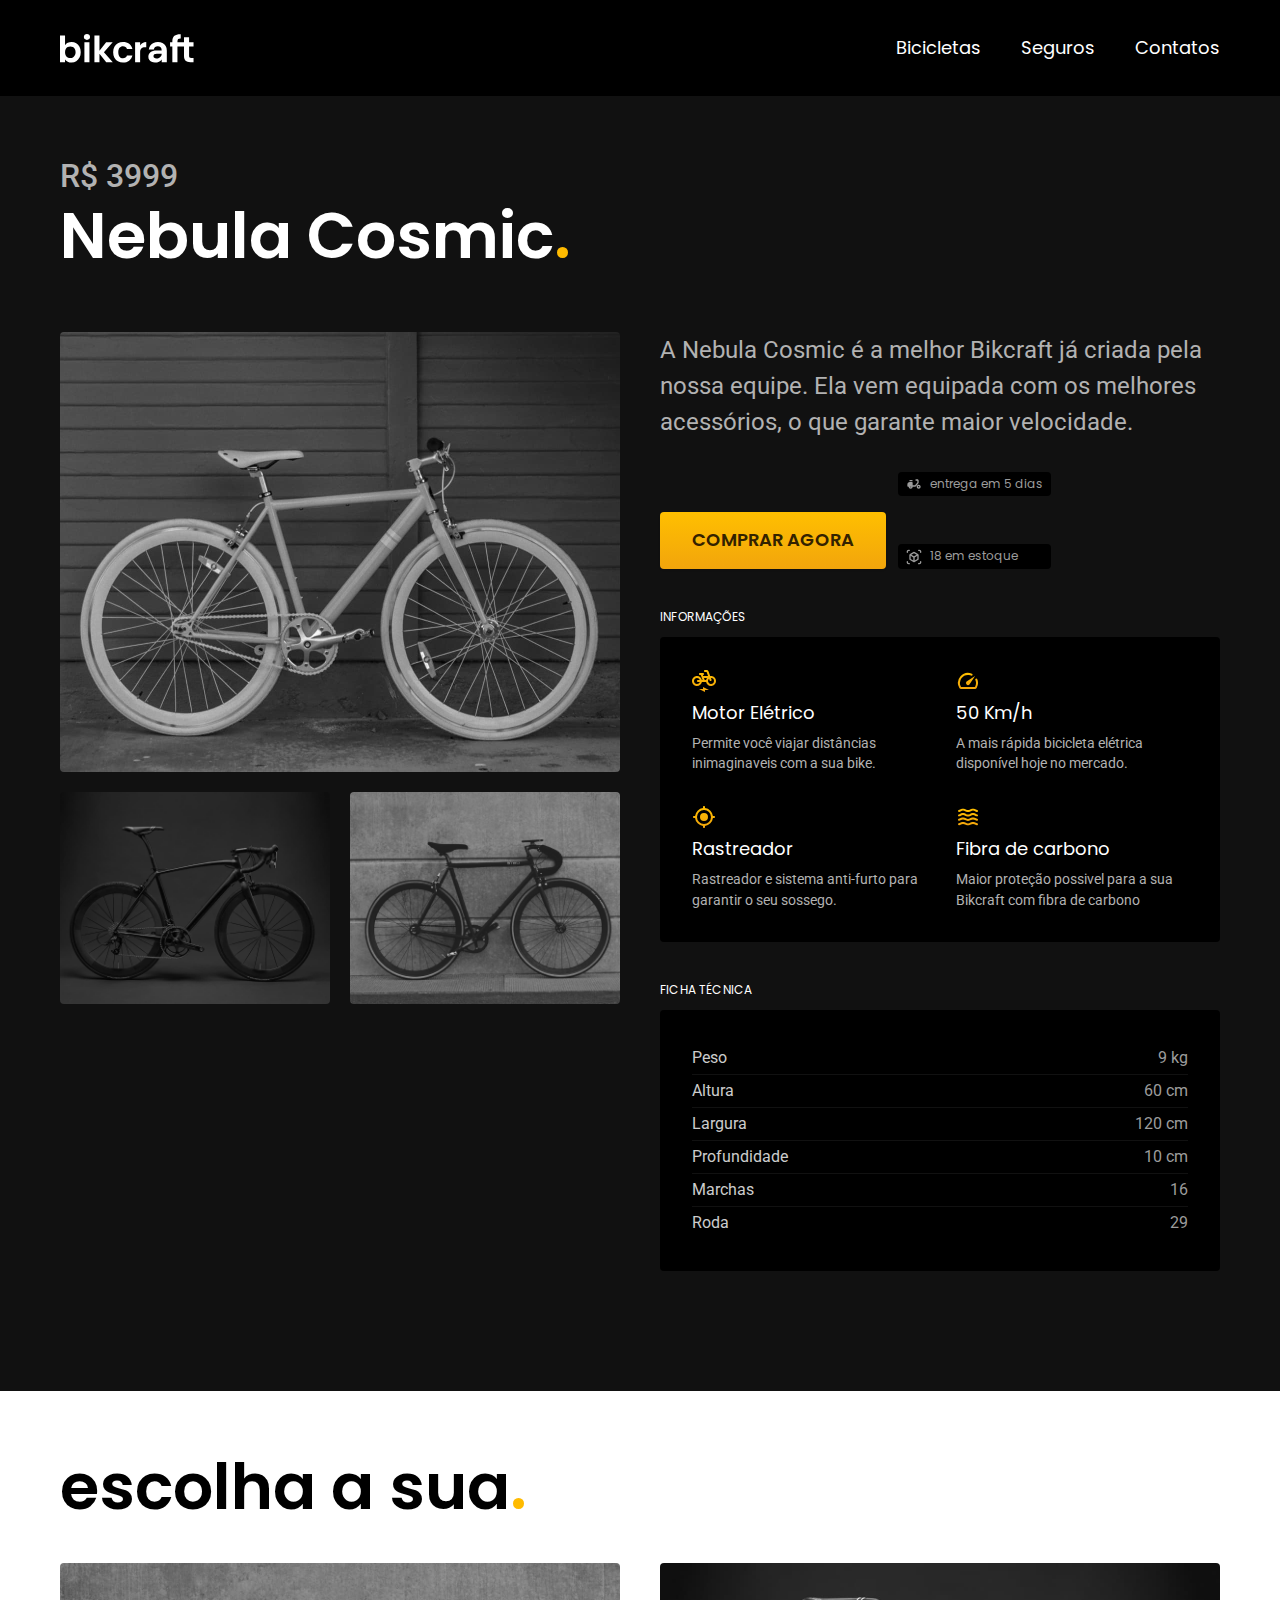
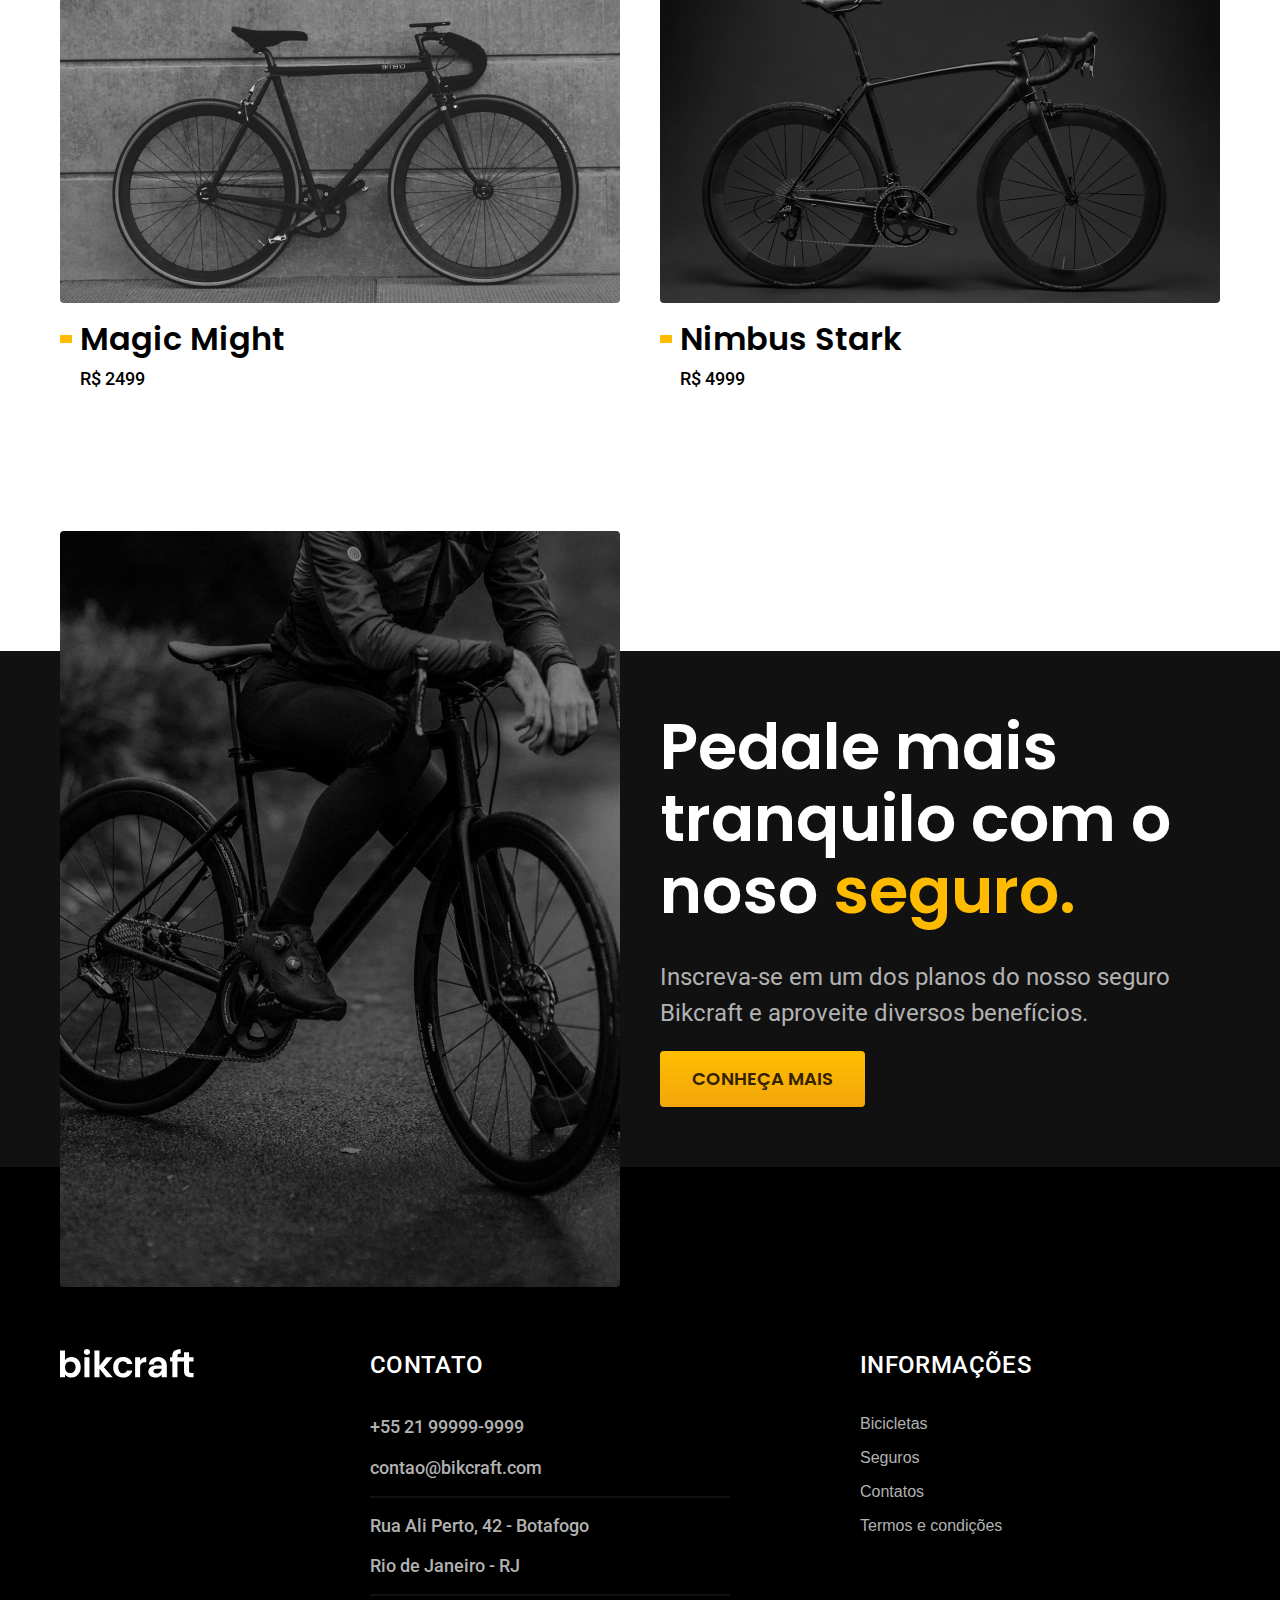
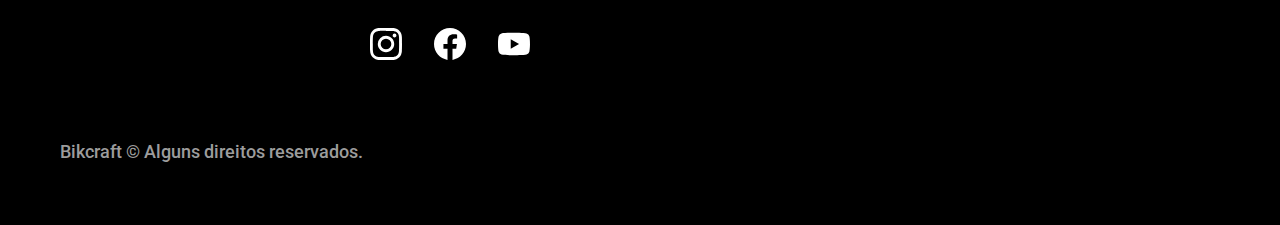
<file: bicicletas/nebula.html>
<!DOCTYPE html>
<html lang="pt-br">

<head>
  <meta charset="UTF-8">
  <meta name="viewport" content="width=device-width, initial-scale=1.0">

  <title>Nebula| Bikecraft</title>
  <meta name="description" content="Termos e condições">

  <link rel="preconnect" href="https://fonts.googleapis.com">
  <link rel="preconnect" href="https://fonts.gstatic.com" crossorigin>
  <link rel="preconnect" href="https://fonts.googleapis.com">
  <link rel="preconnect" href="https://fonts.gstatic.com" crossorigin>
  <link href="https://fonts.googleapis.com/css2?family=Merriweather:ital,wght@0,300;0,400;0,700;0,900;1,300;1,400;1,700;1,900&family=Poppins:ital,wght@0,100;0,200;0,300;0,400;0,500;0,600;0,700;0,800;0,900;1,100;1,200;1,300;1,400;1,500;1,600;1,700;1,800;1,900&family=Roboto:ital,wght@0,100;0,300;0,400;0,500;0,700;0,900;1,100;1,300;1,400;1,500;1,700;1,900&display=swap" rel="stylesheet">


  <link rel="stylesheet" href="../css/style.css">
</head>

<body id="bicicleta">
  <header class="header-bg">
    <div class="header container">
      <a href="../"><img src="../img/bikcraft.svg" alt="Bikecraft">
      </a>

      <nav aria-label="primaria">
        <ul class="header-menu font-1-m cor-0">
          <li><a href="../bicicletas.html">Bicicletas</a></li>
          <li><a href="../seguros.html">Seguros</a></li>
          <li><a href="../contato.html">Contatos</a></li>
        </ul>
      </nav>
    </div>
  </header>

  <main class="titulo-bg">
    <div>
      <div class="titulo container">
        <p class="font-2-xl cor-5">R$ 3999</p>
        <h1 class="font-1-xxl cor-0"> Nebula Cosmic<span class="cor-p1">.</span></h1>
      </div>
    </div>

    <div class="bicicleta container">
      <div class="bicicleta-imagens">
        <img src="../img/bicicleta/nimbus3.jpg" alt="">
        <img src="../img/bicicleta/nimbus1.jpg" alt="">
        <img src="../img/bicicleta/nimbus2.jpg" alt="">
      </div>
      <div class="bicicleta-conteudo">
        <p class="font-2-l cor-5">A Nebula Cosmic é a melhor Bikcraft já criada pela nossa equipe. Ela vem equipada com os melhores acessórios, o que garante maior velocidade.</p>
        <div class="bicicleta-comprar">
          <a class="botao" href="../orcamento.html">Comprar Agora</a>
          <span class="font-1-xs cor-6"> <img src="../img/icones/entrega.svg" alt=""> entrega em 5 dias </span>
          <span class="font-1-xs cor-6"> <img src="../img/icones/estoque.svg" alt=""> 18 em estoque </span>
        </div>


        <h2 class="font-1-xs cor-0">Informações</h2>
        <ul class="bicicleta-informacoes">
          <li>
            <img src="../img/icones/eletrica.svg" alt="">
            <h3 class="font-1-m cor-0">Motor Elétrico</h3>
            <p class="font-2-xs cor-5">Permite você viajar distâncias inimaginaveis com a sua bike.</p>
          </li>
          <li>
            <img src="../img/icones/velocidade.svg" alt="">
            <h3 class="font-1-m cor-0">50 Km/h</h3>
            <p class="font-2-xs cor-5">A mais rápida bicicleta elétrica disponível hoje no mercado.</p>
          </li>
          <li>
            <img src="../img/icones/rastreador.svg" alt="">
            <h3 class="font-1-m cor-0">Rastreador</h3>
            <p class="font-2-xs cor-5">Rastreador e sistema anti-furto para garantir o seu sossego.</p>
          </li>
          <li>
            <img src="../img/icones/carbono.svg" alt="">
            <h3 class="font-1-m cor-0">Fibra de carbono</h3>
            <p class="font-2-xs cor-5">Maior proteção possivel para a sua Bikcraft com fibra de carbono</p>
          </li>
        </ul>

        <h2 class="font-1-xs cor-0">Ficha Técnica</h2>
        <ul class="bicicleta-ficha font-2-s cor-4">
          <li>Peso <span>9 kg</span></li>
          <li>Altura <span>60 cm</span></li>
          <li>Largura <span>120 cm</span></li>
          <li>Profundidade <span>10 cm</span></li>
          <li>Marchas <span>16</span></li>
          <li>Roda <span>29</span></li>
        </ul>
      </div>

    </div>

  </main>

  <article class="bicicletas-lista container">
    <h2 class=" font-1-xxl">escolha a sua<span class="cor-p1">.</span></h2>

    <ul>
      <li>
        <a href="./magic.html">
          <img src="../img/bicicletas/magic.jpg" alt="Bicicleta preta">
          <h3 class="font-1-xl">Magic Might</h3>
          <span class="font-2-m">R$ 2499</span>
        </a>
      </li>

      <li>
        <a href="./nimbus.html">
          <img src="../img/bicicletas/nimbus.jpg" alt="Bicicleta preta">
          <h3 class="font-1-xl">Nimbus Stark</h3>
          <span class="font-2-m">R$ 4999</span>
        </a>
      </li>
    </ul>
  </article>

  <article class="seguro-bg">
    <div class="seguro container">
      <div class="seguro-imagem">
        <img src="../img/fotos/seguros.jpg" alt="">
      </div>

      <div class="seguro-conteudo">
        <h2 class="font-1-xxl cor-0">Pedale mais tranquilo com o noso <span class="cor-p1">seguro.</span></h2>
        <p class="font-2-l cor-5">Inscreva-se em um dos planos do nosso seguro Bikcraft e aproveite diversos benefícios.</p>
        <a class="botao" href="../seguros.html">Conheça Mais</a>
      </div>
    </div>
  </article>

  <footer class="footer-bg">
    <div class="footer container">
      <img src="../img/bikcraft.svg" alt="BikCraft">
      <div class="footer-contato">
        <h3 class="font-2-l-b cor-0">Contato</h3>
        <ul class="font-2-m cor-5">
          <li><a href="tel:+5521999999999">+55 21 99999-9999</a></li>
          <li><a href="mailto:contato@bikcraft.com">contao@bikcraft.com</a></li>
          <li>Rua Ali Perto, 42 - Botafogo</li>
          <li>Rio de Janeiro - RJ</li>
        </ul>
        <div class="footer-redes">
          <a href="../">
            <img src="../img/redes/instagram.svg" alt="">
          </a>
          <a href="../">
            <img src="../img/redes/facebook.svg" alt="">
          </a>
          <a href="../">
            <img src="../img/redes/youtube.svg" alt="">
          </a>
        </div>
      </div>
      <div class="footer.infomacoes">
        <h3 class="font-2-l-b cor-0">Informações</h3>
        <nav>
          <ul class="fot-1-m cor-5">
            <li><a href="../bicicletas.html">Bicicletas</a></li>
            <li><a href="../seguros.html">Seguros</a></li>
            <li><a href="../contato.html">Contatos</a></li>
            <li><a href="../termos.html">Termos e condições</a></li>
          </ul>
        </nav>
      </div>
      <p class="footer-copy font-2-m cor-6">Bikcraft © Alguns direitos reservados.</p>
    </div>
  </footer>
</body>

</html>
</file>
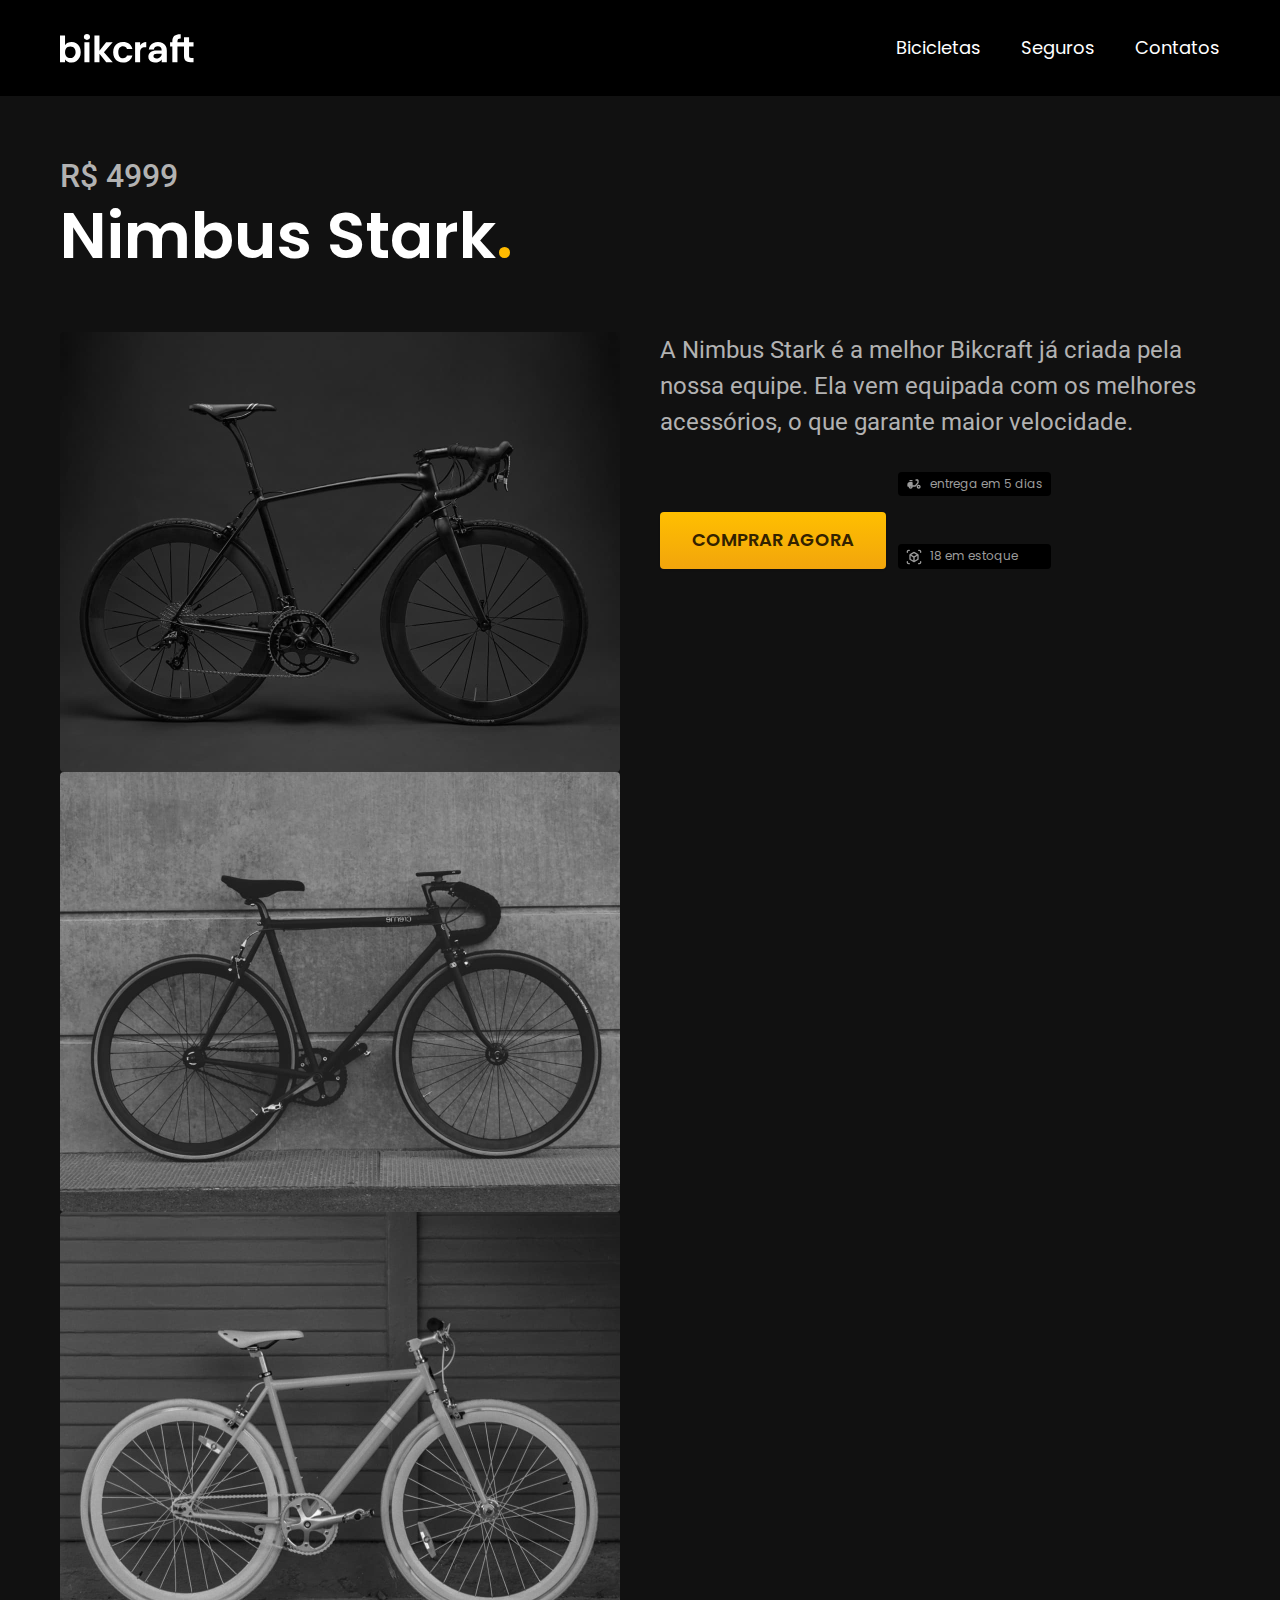
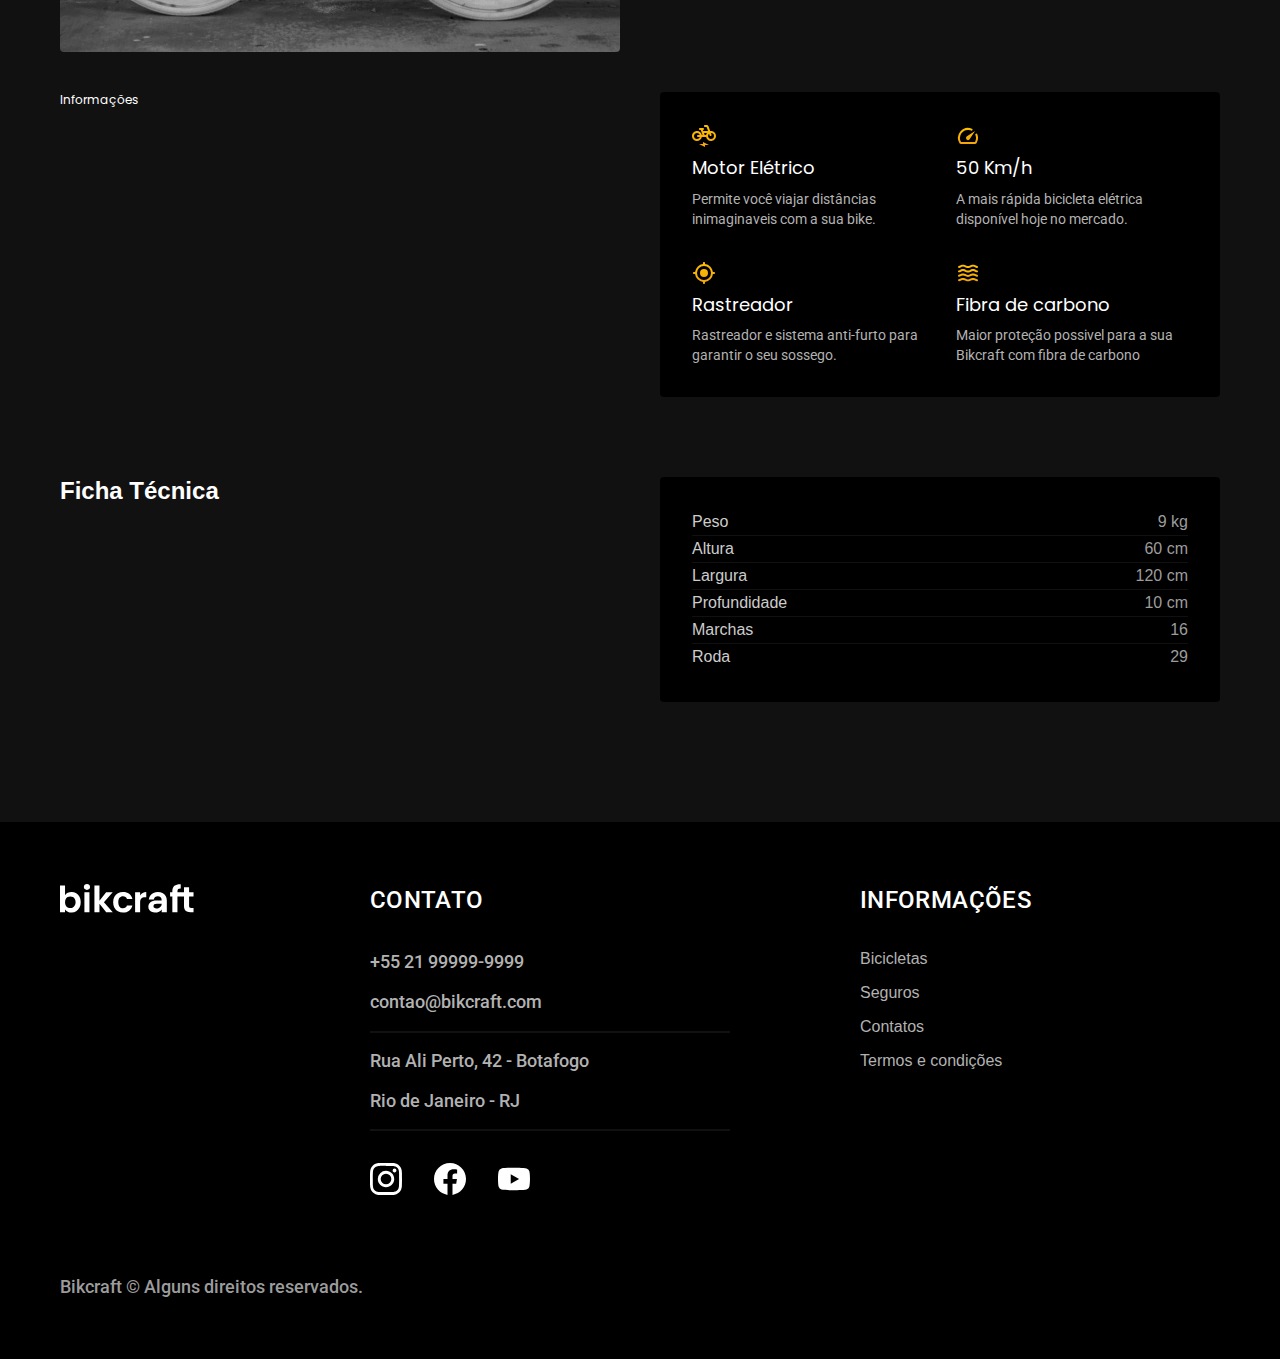
<file: bicicletas/nimbus.html>
<!DOCTYPE html>
<html lang="pt-br">

<head>
  <meta charset="UTF-8">
  <meta name="viewport" content="width=device-width, initial-scale=1.0">

  <title>Termos e Condições | Bikecraft</title>
  <meta name="description" content="Termos e condições">

  <link rel="preconnect" href="https://fonts.googleapis.com">
  <link rel="preconnect" href="https://fonts.gstatic.com" crossorigin>
  <link rel="preconnect" href="https://fonts.googleapis.com">
  <link rel="preconnect" href="https://fonts.gstatic.com" crossorigin>
  <link href="https://fonts.googleapis.com/css2?family=Merriweather:ital,wght@0,300;0,400;0,700;0,900;1,300;1,400;1,700;1,900&family=Poppins:ital,wght@0,100;0,200;0,300;0,400;0,500;0,600;0,700;0,800;0,900;1,100;1,200;1,300;1,400;1,500;1,600;1,700;1,800;1,900&family=Roboto:ital,wght@0,100;0,300;0,400;0,500;0,700;0,900;1,100;1,300;1,400;1,500;1,700;1,900&display=swap" rel="stylesheet">


  <link rel="stylesheet" href="../css/style.css">
</head>

<body>
  <header class="header-bg">
    <div class="header container">
      <a href="../"><img src="../img/bikcraft.svg" alt="Bikecraft">
      </a>

      <nav aria-label="primaria">
        <ul class="header-menu font-1-m cor-0">
          <li><a href="../bicicletas.html">Bicicletas</a></li>
          <li><a href="../seguros.html">Seguros</a></li>
          <li><a href="../contato.html">Contatos</a></li>
        </ul>
      </nav>
    </div>
  </header>

  <main class="titulo-bg">
    <div>
      <div class="titulo container">
        <p class="font-2-xl cor-5">R$ 4999</p>
        <h1 class="font-1-xxl cor-0"> Nimbus Stark<span class="cor-p1">.</span></h1>
      </div>
    </div>

    <div class="bicicleta container">
      <div class="bicicleta-imagem">
        <img src="../img/bicicleta/nimbus1.jpg" alt="">
        <img src="../img/bicicleta/nimbus2.jpg" alt="">
        <img src="../img/bicicleta/nimbus3.jpg" alt="">
      </div>
      <div class="bicicleta-conteudo">
        <p class="font-2-l cor-5">A Nimbus Stark é a melhor Bikcraft já criada pela nossa equipe. Ela vem equipada com os melhores acessórios, o que garante maior velocidade.</p>
        <div class="bicicleta-comprar">
          <a class="botao" href="../orcamento.html">Comprar Agora</a>
          <span class="font-1-xs cor-6"> <img src="../img/icones/entrega.svg" alt=""> entrega em 5 dias </span>
          <span class="font-1-xs cor-6"> <img src="../img/icones/estoque.svg" alt=""> 18 em estoque </span>
        </div>
      </div>

      <h2 class="font-1-xs cor-0">Informações</h2>
      <ul class="bicicleta-informacoes">
        <li>
          <img src="../img/icones/eletrica.svg" alt="">
          <h3 class="font-1-m cor-0">Motor Elétrico</h3>
          <p class="font-2-xs cor-5">Permite você viajar distâncias inimaginaveis com a sua bike.</p>
        </li>
        <li>
          <img src="../img/icones/velocidade.svg" alt="">
          <h3 class="font-1-m cor-0">50 Km/h</h3>
          <p class="font-2-xs cor-5">A mais rápida bicicleta elétrica disponível hoje no mercado.</p>
        </li>
        <li>
          <img src="../img/icones/rastreador.svg" alt="">
          <h3 class="font-1-m cor-0">Rastreador</h3>
          <p class="font-2-xs cor-5">Rastreador e sistema anti-furto para garantir o seu sossego.</p>
        </li>
        <li>
          <img src="../img/icones/carbono.svg" alt="">
          <h3 class="font-1-m cor-0">Fibra de carbono</h3>
          <p class="font-2-xs cor-5">Maior proteção possivel para a sua Bikcraft com fibra de carbono</p>
        </li>
      </ul>

      <h2 class="font-1-x-s cor-0">Ficha Técnica</h2>
      <ul class="bicicleta-ficha fon-2-s cor-4">
        <li>Peso <span>9 kg</span></li>
        <li>Altura <span>60 cm</span></li>
        <li>Largura <span>120 cm</span></li>
        <li>Profundidade <span>10 cm</span></li>
        <li>Marchas <span>16</span></li>
        <li>Roda <span>29</span></li>
      </ul>

    </div>

  </main>

  <footer class="footer-bg">
    <div class="footer container">
      <img src="../img/bikcraft.svg" alt="BikCraft">
      <div class="footer-contato">
        <h3 class="font-2-l-b cor-0">Contato</h3>
        <ul class="font-2-m cor-5">
          <li><a href="tel:+5521999999999">+55 21 99999-9999</a></li>
          <li><a href="mailto:contato@bikcraft.com">contao@bikcraft.com</a></li>
          <li>Rua Ali Perto, 42 - Botafogo</li>
          <li>Rio de Janeiro - RJ</li>
        </ul>
        <div class="footer-redes">
          <a href="../">
            <img src="../img/redes/instagram.svg" alt="">
          </a>
          <a href="../">
            <img src="../img/redes/facebook.svg" alt="">
          </a>
          <a href="../">
            <img src="../img/redes/youtube.svg" alt="">
          </a>
        </div>
      </div>
      <div class="footer.infomacoes">
        <h3 class="font-2-l-b cor-0">Informações</h3>
        <nav>
          <ul class="fot-1-m cor-5">
            <li><a href="../bicicletas.html">Bicicletas</a></li>
            <li><a href="../seguros.html">Seguros</a></li>
            <li><a href="../contato.html">Contatos</a></li>
            <li><a href="../termos.html">Termos e condições</a></li>
          </ul>
        </nav>
      </div>
      <p class="footer-copy font-2-m cor-6">Bikcraft © Alguns direitos reservados.</p>
    </div>
  </footer>
</body>

</html>
</file>
<file: css/style.css>
@import "./global/global.css";
@import "./utilidaes/cores.css";
@import "./utilidaes/tipografia.css";

@import "./global/header.css";
@import "./global/footer.css";

/* utilidades */
@import "./utilidaes/componentes.css";
@import "./utilidaes/formulario.css";

/* HOME */
@import "./home/introducao.css";
@import "./home/tecnologia.css";
@import "./home/parcerios.css";
@import "./home/depoimento.css";

/* Bicicletas */
@import "./bicicletas/bicicletas-lista.css";
@import "./bicicletas/bicicletas.css";

/* Bicicleta */
@import "./bicicleta/bicicleta.css";
@import "./bicicleta/seguro.css";

/* SEGUROS */
@import "./seguros/seguros.css";
@import "./seguros/vantagens.css";
@import "./seguros/perguntas.css";

/* contato */
@import "./contato/contato.css";
@import "./contato/lojas.css";

/* termos */
@import "./termos/termos.css";
</file>
